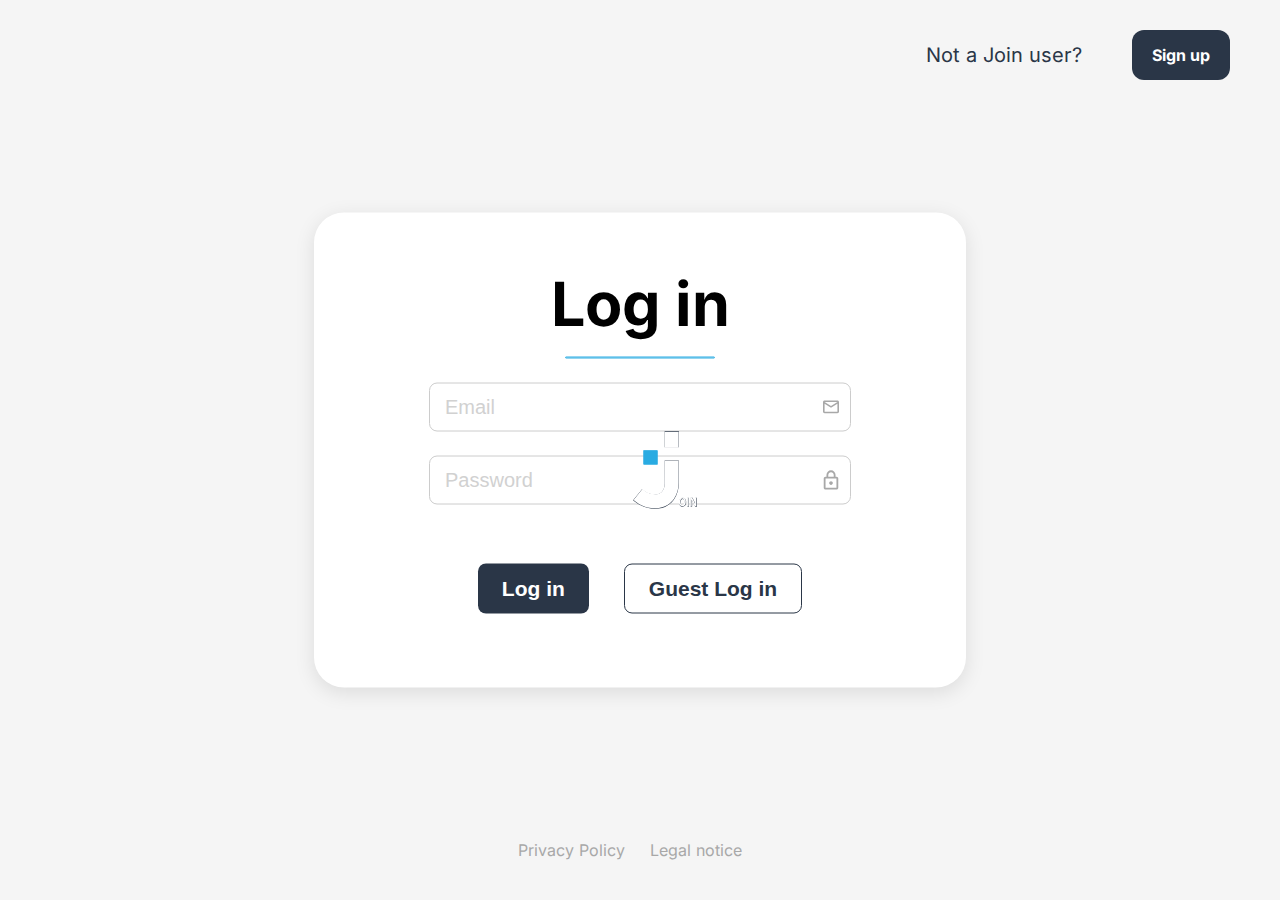
<file: index.html>
<!DOCTYPE html>
<html lang="en">

<head>
    <meta charset="UTF-8">
    <meta name="viewport" content="width=device-width, initial-scale=1.0">

    <link rel="icon" type="image/png" href="assets/img/favicon.svg">
    <link rel="stylesheet" href="./style/login.css">
    <link rel="stylesheet" href="./style/loginMobile.css">
    <link rel="stylesheet" href="./assets/fonts/fonts.css">

    <script src="./js/join.js"></script>
    <script src="./js/login.js"></script>
    <script src="./js/database.js"></script>
    <script src="./js/logout.js"></script>
    <script src="./js/board.js"></script>
    <script src="./js/contacts.js"></script>

    <title>Login</title>
</head>

<body>

    <!-- to cover display in landscape mode -->
    <div id="orientation-overlay">
        Bitte drehe dein Gerät ins Hochformat! <br>
        Please rotate your device to portrait mode!
    </div>

    <img class="join-logo animated-logo" src="./assets/img/join.svg" alt="Join Logo">
    <img class="join-logo animated-logo_mobile" src="./assets/img/joinLogo.svg" alt="Join Logo">

    <div id="login-overlay" class="login-overlay">
        <div class="not_a_user" id="not_a_user">
            <span class="not_join_user">Not a Join user?</span>
            <span class="signup-btn" onclick="showSignupForm()">Sign up</span>
        </div>

        <div class="login-container" id="login-form">
            <form onsubmit="startLogin(event)">
                <div class="login-box">
                    <h1>Log in</h1>
                    <div class="underline_blue"></div>

                    <div class="input-group">
                        <input type="text" id="login-email" name="email" placeholder="Email" autocomplete="username">
                        <span class="icon"><img src="assets/img/mail.svg" alt=""></span>
                    </div>

                    <!-- password section Login page -->
                    <section class="input-group">
                        <input onkeydown="hideLockIcon()" type="password" id="myPassword" value="" name="password"
                            placeholder="Password" autocomplete="current-password">

                        <span id="lock-icon" class="icon"><img src="assets/img/lock.svg" alt="lock-icon"></span>

                        <span id="visibility-off-icon" onclick="showHideLogInPassword()" class="visibility-icon d-none">
                            <img src="assets/img/visibility_off.svg" alt="visibility-off-icon"></span>

                        <span id="visibility-icon" onclick="showHideLogInPassword(), changeIcons()"
                            class="visibility-icon d-none">
                            <img src="assets/img/visibility.svg" alt="visibility-icon"></span>
                        <div class="invalidLoginTxt d-none" id="invalidLoginTxt"><a
                                style="text-decoration: none;cursor:default;">Check your email and password. Please
                                try again.</a></div>
                    </section>

                    <div class="buttons">
                        <form>
                            <button type="submit" class="login-btn">Log in</button>
                        </form>
                        <button onclick="guestLogin()" class="guest-login-btn">Guest Log in</button>
                    </div>
                </div>
            </form>
        </div>

        <footer>
            <div class="for_mobile d-none">
                <div id="for_mobile">
                    <span class="not_join_user">Not a Join user?</span>
                    <span class="signup-btn" onclick="showSignupForm()">Sign up</span>
                </div>
            </div>

            <div class="footer-gap">
                <a href="./policyExternalPage.html" target="_blank">Privacy Policy</a>
                <a href="./legalNoticeExternal.html" target="_blank">Legal notice</a>
            </div>
        </footer>
    </div>

    <!-- Sign Up form (Initially hidden) -->
    <div class="login-container d-none" id="signup-form">
        <form onsubmit="startRegistration(event)">
            <div class="sign-up-container">

                <div class="signup-btn-arrow">
                    <div class="arrow-blue">
                        <img class="step_back_arrow" onclick="hideSignupForm()" src="assets/img/arrow-left-line.svg"
                            alt="">
                    </div>
                    <span>
                        <h1>Sign up</h1>
                    </span>
                </div>

                <div class="underline_blue"></div>

                <div class="input-group display-flex ">
                    <input type="text" id="name" name="name" placeholder="Name" autocomplete="username">
                    <span class="icon"><img src="assets/img/person.svg" alt=""></span>
                    <span class="inputInvalidText d-none" id="nameToShort">Name to short, needs at least 4
                        characters</span>
                </div>

                <div class="input-group display-flex">
                    <input type="text" id="email" name="email" placeholder="Email" autocomplete="email">
                    <span class="icon"><img src="assets/img/mail.svg" alt=""></span>
                    <span class="inputInvalidText d-none" id="emailInvalid">Please enter a valid email</span>
                    <span class="inputInvalidText d-none" id="emailExsists">Email already exists</span>
                </div>

                <!-- password section -->
                <section class="input-group">
                    <div>
                        <input onkeydown="hideLockIconSignUpForm()" type="password" id="mypassword" value=""
                            name="password" placeholder="Password" minlength="4" autocomplete="new-password">

                        <span id="next-lock-icon" class="icon"><img src="assets/img/lock.svg" alt="lock-icon"></span>

                        <span id="next-visibility-off-icon" onclick="showHideSignUpPassword()"
                            class="visibility-icon d-none">
                            <img src="assets/img/visibility_off.svg" alt="visibility-off-icon"></span>

                        <span id="next-visibility-icon" onclick="showHideSignUpPassword(), changeIconsSignUpForm()"
                            class="visibility-icon d-none">
                            <img src="assets/img/visibility.svg" alt="visibility-icon"></span>
                    </div>
                </section>

                <!-- confirm password section -->
                <section class="input-group">

                    <div>
                        <input onkeydown="hideLockIconConfirm()" type="password" id="confirmPassword"
                            placeholder="Confirm Password" minlength="4" autocomplete="new-password">

                        <span id="thirth-lock-icon" class="icon"><img src="assets/img/lock.svg" alt=""></span>

                        <span id="thirth-visibility-off-icon" onclick="showHideConfirmPassword()"
                            class="visibility-icon d-none">
                            <img src="assets/img/visibility_off.svg" alt="visibility-off-icon"></span>

                        <span id="thirth-visibility-icon" onclick="showHideConfirmPassword(), changeIconsConfirm()"
                            class="visibility-icon d-none">
                            <img src="assets/img/visibility.svg" alt="visibility-icon"></span>
                    </div>

                    <span class="inputInvalidText d-none" id="passwordsDontMatch">Your passwords don't match. Please
                        try again.</span>
                    <span class="inputInvalidText d-none" id="passwortToShort">Your password is to short, use at
                        least 4 characters.</span>

                </section>

                <!--- checkbox container --->
                <div class="checkbox-container">
                    <div class="checkbox-group display-flex flex-column">
                        <div>
                            <input type="checkbox" id="accept-checkbox" name="checkbox">
                            <span for="privacy-policy" style="color: #A8A8A8; padding-left: 5px;">I accept the
                                <a style="color: #29ABE2;" target="_blank" href="./policyExternalPage.html">Privacy
                                    policy</a>
                            </span>
                        </div>
                        <span class="policyCheckBox d-none" id="policyCheckBox">Please accept the
                            privacy-policy</span>
                    </div>

                    <div class="buttons">
                        <button class="login-btn" type="submit" id="signup-button">Sign up</button>
                    </div>
                </div>
            </div>
        </form>
    </div>

    <!-- Pop Up "Signed Up" (Initially hidden) -->
    <div class="pop-up-bg d-none" id="pop-up-bg">
        <div class="moving-sign animation">
            <span>You Signed Up successfully</span>
        </div>
    </div>


    <!-- For checking if landscape mode active -->
    <script>
        document.addEventListener("DOMContentLoaded", function () {
            const overlay = document.getElementById("orientation-overlay");

            function checkOrientation() {
                const isMobile = window.innerWidth <= 950;
                const isLandscape = window.matchMedia("(orientation: landscape)").matches;

                if (isMobile && isLandscape) {
                    overlay.classList.add("active");
                } else {
                    overlay.classList.remove("active");
                }
            }

            checkOrientation();
            window.addEventListener("resize", checkOrientation);
            window.addEventListener("orientationchange", checkOrientation);
        });
    </script>
</body>

</html>
</file>
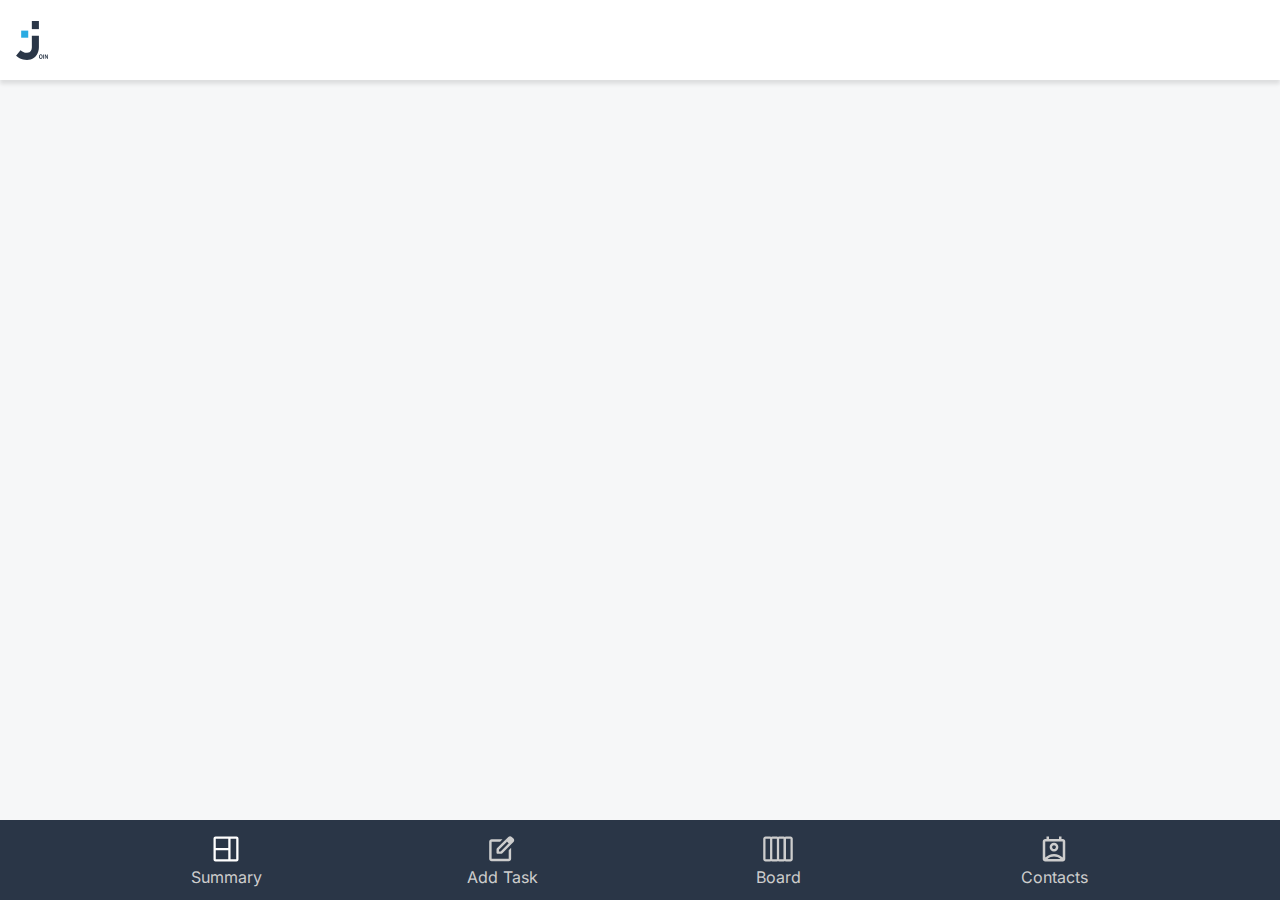
<file: addtask.html>
<!DOCTYPE html>
<html lang="en">

<head>
    <meta charset="UTF-8">
    <meta name="viewport" content="width=device-width, initial-scale=1.0">

    <script src="./js/board.js"></script>
    <script src="./js/database.js"></script>
    <script src="./assets/templates/board_templates.js"></script>
    <script src="./assets/templates/add_task_template.js"></script>
    <script src="./assets/templates/help_template.js"></script>
    <script src="./assets/templates/drop_down_box_template.js"></script>
    <script src="./js/addtask.js"></script>
    <script src="./js/join.js"></script>
    <script src="./js/logout.js"></script>

    <link rel="icon" type="image/png" href="./assets/img/favicon.svg">
    <link rel="stylesheet" href="./assets/fonts/fonts.css">
    <link rel="stylesheet" href="./style/task.css">
    <link rel="stylesheet" href="./style/taskInputs.css">
    <link rel="stylesheet" href="./style/taskMobile.css">
    <link rel="stylesheet" href="./style/sideBar_header.css">
    <link rel="stylesheet" href="./style/drop_down_box.css">
    <link rel="stylesheet" href="./style/help.css">
    <link rel="stylesheet" href="./style/navBarMobile.css">
    <script src="./js/navigation.js"></script>

    <title>Join</title>
</head>

<body onload="openAddTaskPage()">

    <div w3-include-html="./assets/templates/desktop_template.html"></div>
    <div w3-include-html="./assets/templates/mobile_template.html"></div>

    <div class="addTaskContent" id="contentMainPageSite"></div>

</body>

<script>
    includeHTML();
</script>

</html>
</file>
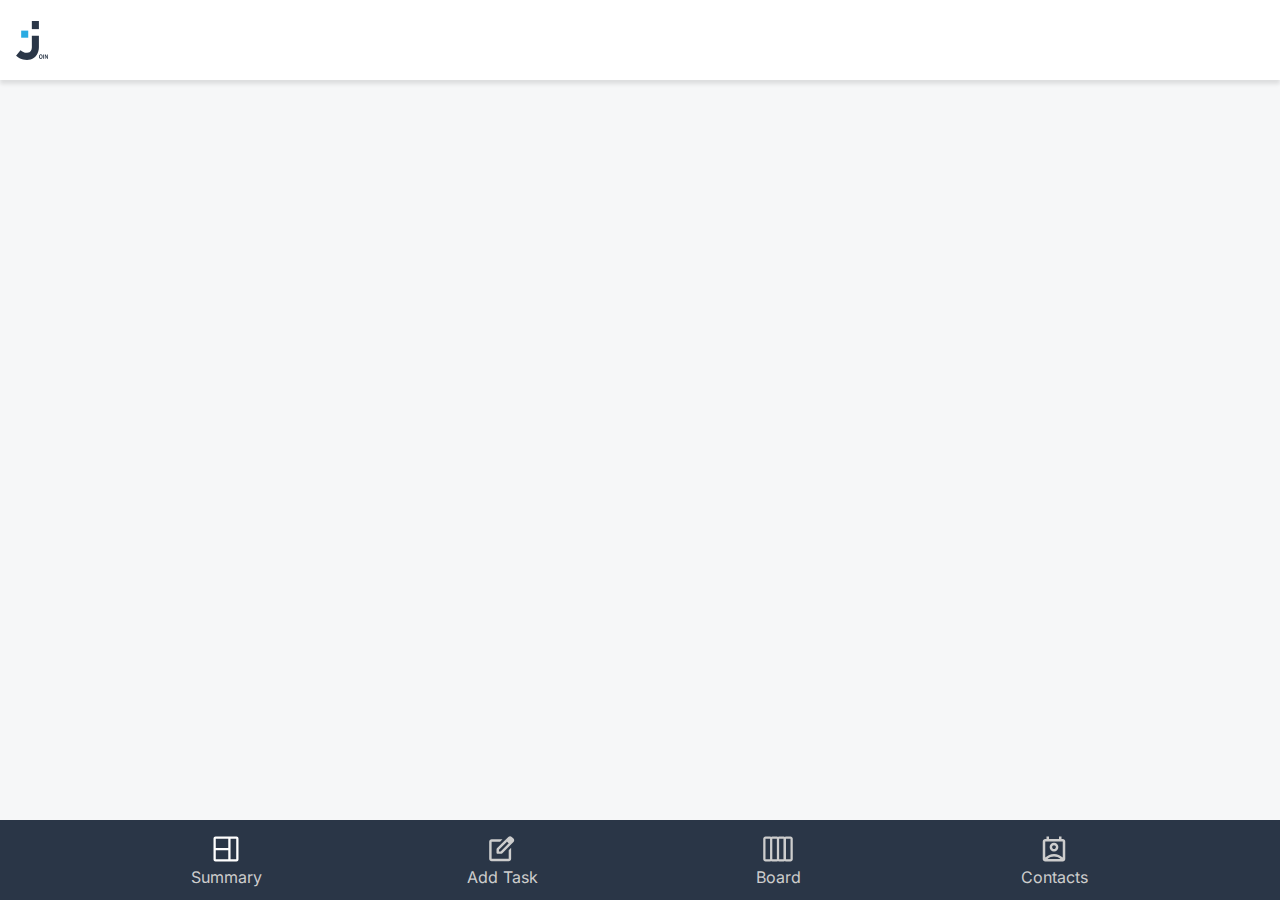
<file: board.html>
<!DOCTYPE html>
<html lang="en">

<head>
    <meta charset="UTF-8">
    <meta name="viewport" content="width=device-width, initial-scale=1.0">

    <link rel="icon" type="image/png" href="./assets/img/favicon.svg">
    <link rel="stylesheet" href="./assets/fonts/fonts.css">
    <link rel="stylesheet" href="./style/task.css">
    <link rel="stylesheet" href="./style/taskMobile.css">
    <link rel="stylesheet" href="./style/taskInputs.css">
    <link rel="stylesheet" href="./style/sideBar_header.css">
    <link rel="stylesheet" href="./style/board.css">
    <link rel="stylesheet" href="./style/boardInfo.css">
    <link rel="stylesheet" href="./style/boardMobile.css">
    <link rel="stylesheet" href="./style/help.css">
    <link rel="stylesheet" href="./style/drop_down_box.css">
    <link rel="stylesheet" href="./style/navBarMobile.css">
    <link rel="stylesheet" href="./style/user_story.css">
    <script src="./js/navigation.js"></script>

    <script src="./js/board.js"></script>
    <script src="./js/boardHtml.js"></script>
    <script src="./js/boardMoveTaskMobile.js"></script>
    <script src="./js/database.js"></script>
    <script src="./assets/templates/board_templates.js"></script>
    <script src="./assets/templates/help_template.js"></script>
    <script src="./assets/templates/drop_down_box_template.js"></script>
    <script src="./assets/templates/add_task_template.js"></script>
    <script src="./js/addtask.js"></script>
    <script src="./js/join.js"></script>
    <script src="./js/contacts.js"></script>
    <script src="./js/logout.js"></script>

    <title>Join</title>
</head>

<body onload="openBoardPage()">

    <!-- to cover display in landscape mode -->
    <div id="orientation-overlay">
        Bitte drehe dein Gerät ins Hochformat! <br>
        Please rotate your device to portrait mode!
    </div>

    <div class="mainPage">

        <div w3-include-html="./assets/templates/desktop_template.html"></div>
        <div w3-include-html="./assets/templates/mobile_template.html"></div>

        <div class="contentMainPage" id="contentMainPageSite"></div>

        <div id="boardEditTaskOverlay" class="boardEditTaskOverlay"
            onclick="closeOpenTaskOverlay('boardEditTaskOverlay', 'boardEditTaskContainer')">
        </div>

        <div id="boardAddTaskOverlay" class="boardAddTaskOverlay">
            <div id="boardAddTaskContainer" class="boardAddTaskContainer  fly-in">
                <div class="boardAddTaskHeadlineContainer">
                    <div>
                        <a onclick="closeOverlay('boardAddTaskOverlay', 'boardAddTaskContainer')"
                            class="addTaskCloseSign cursor"></a>
                    </div>
                </div>
                <div id="boardAddTaskForm"></div>
            </div>
        </div>

    </div>

    <!-- For checking if landscape mode active -->
    <script>
        document.addEventListener("DOMContentLoaded", function () {
            const overlay = document.getElementById("orientation-overlay");

            function checkOrientation() {
                const isMobile = window.innerWidth <= 950;
                const isLandscape = window.matchMedia("(orientation: landscape)").matches;

                if (isMobile && isLandscape) {
                    overlay.classList.add("active");
                } else {
                    overlay.classList.remove("active");
                }
            }

            checkOrientation();
            window.addEventListener("resize", checkOrientation);
            window.addEventListener("orientationchange", checkOrientation);
        });
    </script>
</body>

<script>
    includeHTML();
</script>

</html>
</file>
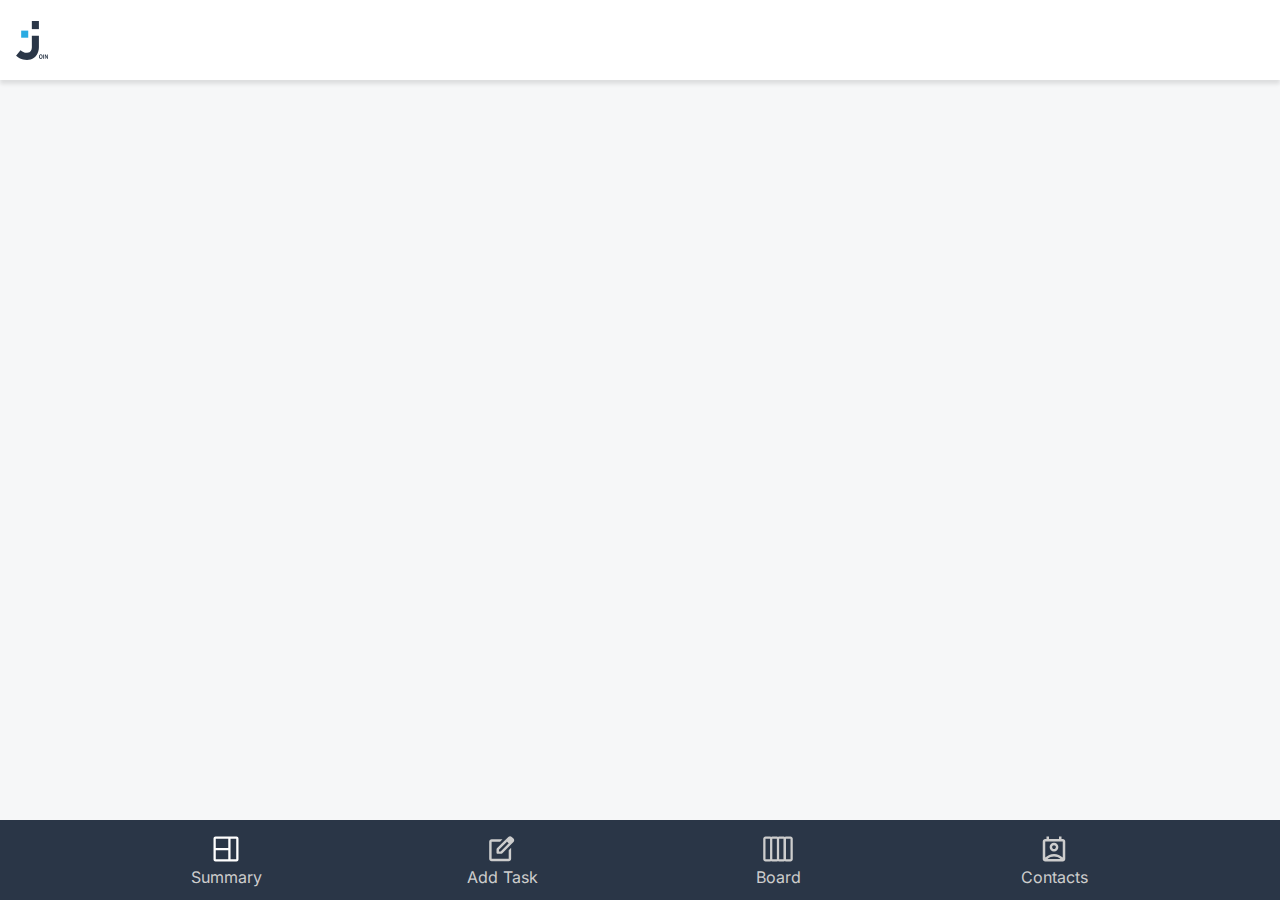
<file: contacts.html>
<!DOCTYPE html>
<html lang="en">

<head>
    <meta charset="UTF-8">
    <meta name="viewport" content="width=device-width, initial-scale=1.0">

    <script src="./js/board.js"></script>
    <script src="./js/database.js"></script>
    <script src="./assets/templates/board_templates.js"></script>
    <script src="./assets/templates/contacts_template.js"></script>
    <script src="./assets/templates/help_template.js"></script>
    <script src="./assets/templates/drop_down_box_template.js"></script>
    <script src="./js/contacts.js"></script>
    <script src="./js/join.js"></script>

    <link rel="icon" type="image/png" href="./assets/img/favicon.svg">
    <link rel="stylesheet" href="./assets/fonts/fonts.css">
    <link rel="stylesheet" href="./style/sideBar_header.css">
    <link rel="stylesheet" href="./style/contacts.css">
    <link rel="stylesheet" href="./style/contactsInfo.css">
    <link rel="stylesheet" href="./style/contactsMobile.css">
    <link rel="stylesheet" href="./style/help.css">
    <link rel="stylesheet" href="./style/drop_down_box.css">
    <link rel="stylesheet" href="./style/navBarMobile.css">
    <script src="./js/logout.js"></script>
    <script src="./js/navigation.js"></script>

    <title>Join</title>
</head>

<body onload="openContactsPage()">

    <!-- to cover display in landscape mode -->
    <div id="orientation-overlay">
        Bitte drehe dein Gerät ins Hochformat! <br>
        Please rotate your device to portrait mode!
    </div>

    <div class="mainPage">

        <div w3-include-html="./assets/templates/desktop_template.html"></div>
        <div w3-include-html="./assets/templates/mobile_template.html"></div>

        <div class="contentMainPage" id="contentMainPageSite"></div>

        <div class="addContactOverlay" id="addContactOverlay"
            onclick="closeOverlay('addContactOverlay', 'addContactContainer')">

            <!-- Add Contact Container fly-in -->
            <div id="addContactContainer" class="addContactContainer fly-in" onclick="event.stopPropagation()">

                <div class="addContactHeadline">
                    <img class="JoinLogoAddContact" src="./assets/img/joinLogo.svg">
                    <h1 class="addContact" style="margin: 0">Add contact</h1>
                    <p class="font-size-p-tag">Tasks are better with a team!</p>
                    <div class="addContactTitleUnderline"></div>
                </div>

                <!-- Form to fill-->
                <div class="addContactForm display-flex">

                    <div class="addContactUserIconDiv">
                        <img class="contactShortInfoIcon" src="./assets/img/unkownUser.svg">
                    </div>

                    <form id="contactForm" onsubmit="return addNewContact()">
                        <div style="display: flex; flex-direction: column;">
                            <div class="closeSignDiv">
                                <a onclick="closeOverlay('addContactOverlay', 'addContactContainer')"
                                    class="closeSign cursor"></a>
                            </div>

                            <div class="inputFieldsContact">
                                <div class="inputContactInfoContainer" id="inputName">
                                    <input type="text" placeholder="Name" class="inputContact" id="inputContactName"
                                        required>
                                    <img class="cursor" src="./assets/img/person.svg">
                                    <div class="invalidAddContactTxt d-none" id="invalidAddContactNameTxt"><a
                                            style="text-decoration: none;cursor:default;">Please enter a valid name,
                                            must have at least 4 letters</a></div>
                                </div>

                                <div class="inputContactInfoContainer" id="inputEmail">
                                    <input type="email" placeholder="Email" class="inputContact" id="inputContactEmail"
                                        required>
                                    <img class="cursor" src="./assets/img/mail.svg">
                                    <div class="invalidAddContactTxt d-none" id="invalidAddContactEmailTxt"><a
                                            style="text-decoration: none;cursor:default;">Please enter a valid email
                                            adress</a></div>
                                </div>

                                <div class="inputContactInfoContainer" id="inputPhone">
                                    <input type="text" placeholder="Phone" class="inputContact" id="inputContactPhone"
                                        required>
                                    <img class="cursor" src="./assets/img/phone.svg">
                                    <div class="invalidAddContactTxt d-none" id="invalidAddContactPhoneTxt"><a
                                            style="text-decoration: none;cursor:default;">Please enter a valid phone
                                            number e.g. +491234567</a></div>
                                </div>
                            </div>

                            <div class="actionButtonsAddContact">
                                <a onclick="closeOverlay('addContactOverlay', 'addContactContainer')"
                                    class="cancelBtn cursor"></a>
                                <a onclick="validateAndSubmitForm()" class="createContactBtn cursor"></a>
                            </div>
                        </div>
                    </form>
                </div>
            </div>
        </div>


        <!-- popUp, if contact created in desktop/mobile -->
        <div id="overlay_popup_contact_created" class="overlay_popup_contact_created d-none fly-in">
            <div id="popup" class="popup_contact_created">
                <span>Contact succesfully created</span>
            </div>
        </div>


        <div class="addContactOverlay" id="editContactOverlay">

            <!-- Edit Contact Container fly-in -->
            <div id="editContactContainer" class="addContactContainer fly-in">

                <div class="addContactHeadline">
                    <img class="JoinLogoAddContact" src="./assets/img/joinLogo.svg">
                    <h1 style="margin: 24px 0 0 0;">Edit contact</h1>
                    <div class="addContactTitleUnderline"></div>
                </div>

                <!-- Form to fill-->
                <div class="addContactForm display-flex">
                    <div class="addContactUserIconDiv">
                        <div id="userIconEditContactPage"></div>
                    </div>
                    <form id="editContactForm" onsubmit="return editNewContact()" class="mobileViewEditContactForm">
                        <div style="display: flex; flex-direction: column;">
                            <div class="closeSignDiv">
                                <a onclick="closeOverlay('editContactOverlay', 'editContactContainer')"
                                    class="closeSign cursor"></a>
                            </div>
                            <div class="inputFieldsContact">
                                <div class="inputContactInfoContainer" id="editInputName">
                                    <input type="text" placeholder="Name" class="inputContact" id="editInputContactName"
                                        required>
                                    <img class="cursor" src="./assets/img/person.svg">
                                    <div class="invalidAddContactTxt d-none" id="invalidEditContactNameTxt"><a
                                            style="text-decoration: none;cursor:default;">Please enter a valid name,
                                            must have at least 4 letters</a></div>
                                </div>
                                <div class="inputContactInfoContainer" id="editInputEmail">
                                    <input type="email" placeholder="Email" class="inputContact"
                                        id="editInputContactEmail" required>
                                    <img class="cursor" src="./assets/img/mail.svg">
                                    <div class="invalidAddContactTxt d-none" id="invalidEditContactEmailTxt"><a
                                            style="text-decoration: none;cursor:default;">Please enter a valid email
                                            adress</a></div>
                                </div>
                                <div class="inputContactInfoContainer" id="editInputPhone">
                                    <input type="text" placeholder="Phone" class="inputContact"
                                        id="editInputContactPhone" required>
                                    <img class="cursor" src="./assets/img/phone.svg">
                                    <div class="invalidAddContactTxt d-none" id="invalidEditContactPhoneTxt"><a
                                            style="text-decoration: none;cursor:default;">Please enter a valid phone
                                            number e.g. +491234567</a></div>
                                </div>
                            </div>
                            <div class="actionButtonsAddContact">
                                <a onclick="closeOverlay('editContactOverlay', 'editContactContainer')"
                                    class="cancelBtn cursor"></a>
                                <a id="validateAndSubmitEditForm" class="saveContactBtn cursor"></a>
                            </div>
                        </div>
                    </form>
                </div>
            </div>
        </div>

    </div>

    <!-- For checking if landscape mode active -->
    <script>
        document.addEventListener("DOMContentLoaded", function () {
            const overlay = document.getElementById("orientation-overlay");

            function checkOrientation() {
                const isMobile = window.innerWidth <= 950;
                const isLandscape = window.matchMedia("(orientation: landscape)").matches;

                if (isMobile && isLandscape) {
                    overlay.classList.add("active");
                } else {
                    overlay.classList.remove("active");
                }
            }

            checkOrientation();
            window.addEventListener("resize", checkOrientation);
            window.addEventListener("orientationchange", checkOrientation);
        });
    </script>
</body>

<script>
    includeHTML();
</script>

</html>
</file>
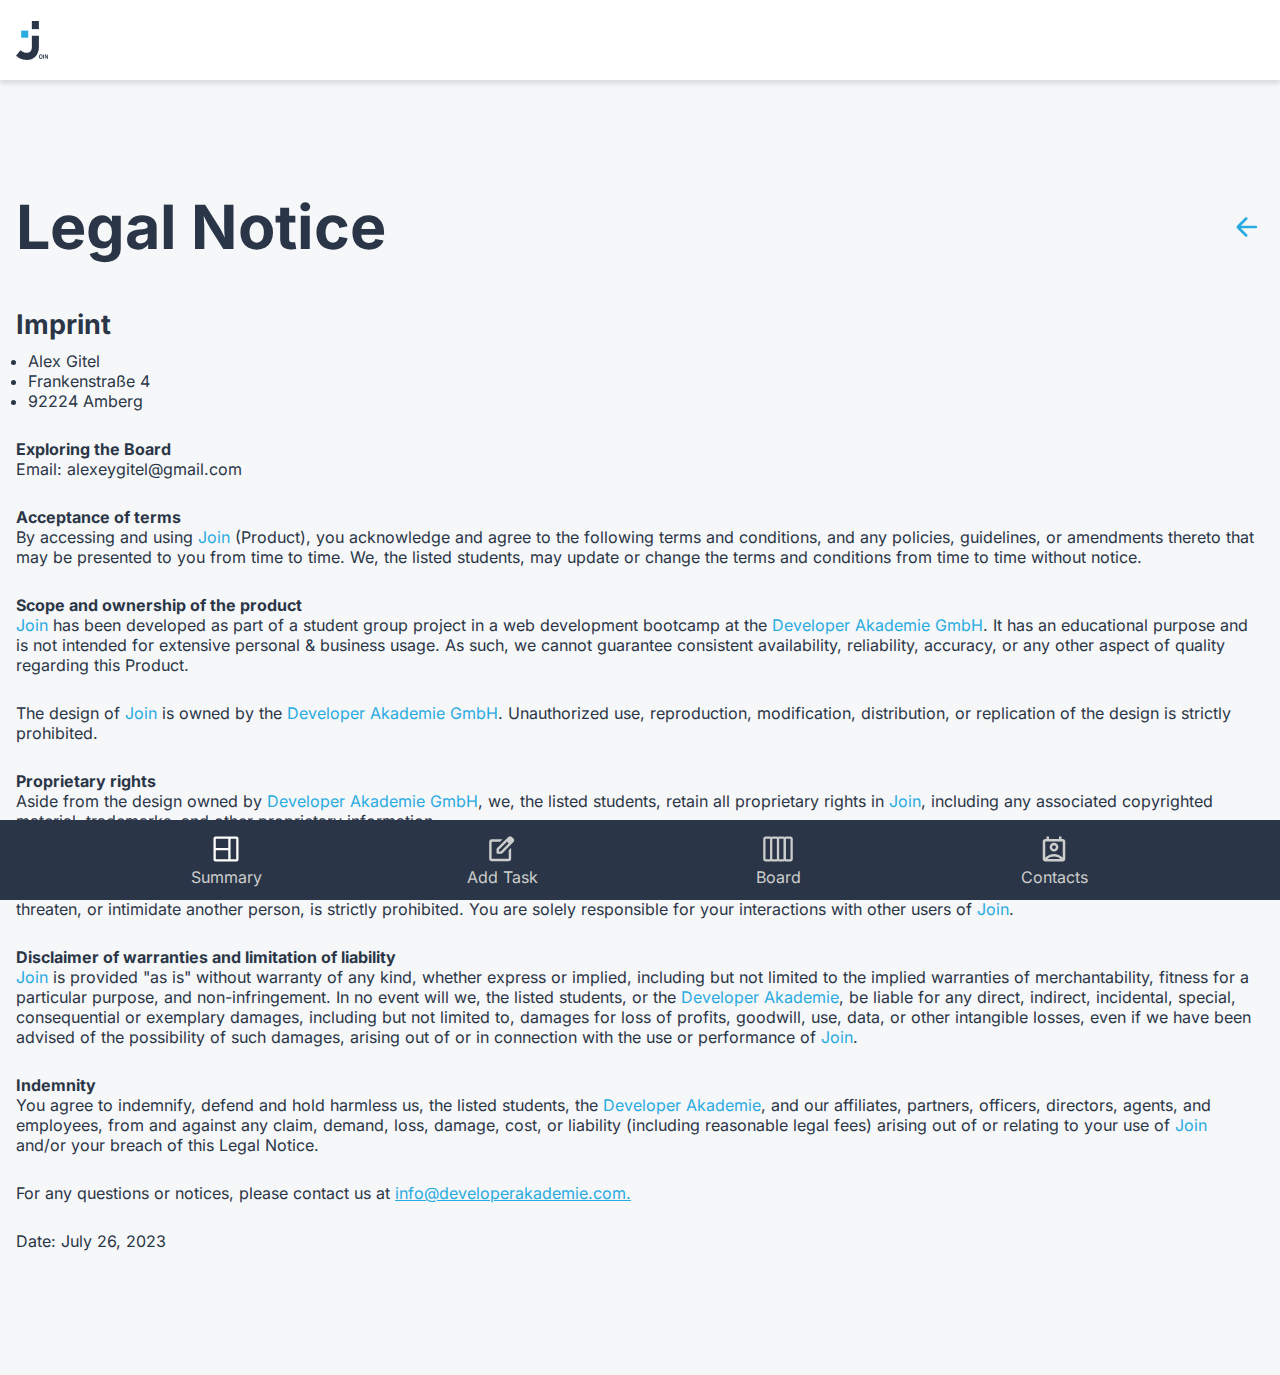
<file: legalNotice.html>
<!DOCTYPE html>
<html lang="en">

<head>
    <meta charset="UTF-8">
    <meta name="viewport" content="width=device-width, initial-scale=1.0">

    <link rel="icon" type="image/png" href="./assets/img/favicon.svg">
    <link rel="stylesheet" href="./assets/fonts/fonts.css">
    <link rel="stylesheet" href="./style/sideBar_header.css">
    <link rel="stylesheet" href="./style/policyLegal.css">
    <link rel="stylesheet" href="./style/navBarMobile.css">


    <script src="./js/join.js"></script>
    <script src="./js/logout.js"></script>

    <title>Join</title>
</head>

<body onload="openLegalPage()">

    <div w3-include-html="./assets/templates/desktop_template.html"></div>
    <div w3-include-html="./assets/templates/mobile_template.html"></div>

    <div id="contentMainPageSite" class="contentMainPage">
        <div class="infoPageContent">

            <div class="infoPageHeadlineContainer">
                <h1>Legal Notice</h1>
                <div class="step_back_arrow cursor">
                    <img onclick="goBack()" src="./assets/img/arrow.svg" alt="step_back_arrow">
                </div>
            </div>

            <div class="noticeText">

                <h3 style="padding-top: 14px;">Imprint</h3>
                <span style="margin: 0; padding-left: 12px;" class="text">
                    <li>Alex Gitel</li>
                    <li>Frankenstraße 4</li>
                    <li>92224 Amberg</li>
                </span>

                <h4>Exploring the Board</h4>
                <span class="text">Email: alexeygitel@gmail.com</span>

                <h4>Acceptance of terms</h4>
                <span class="text">
                    By accessing and using <span style="color: #29ABE2;">Join</span> (Product), you acknowledge and
                    agree to the following terms and conditions,
                    and any policies, guidelines, or amendments thereto that may be presented to you from time to time.
                    We, the listed students, may update or change the terms and conditions from time to time without
                    notice.
                </span>

                <h4>Scope and ownership of the product</h4>
                <span class="text">
                    <span style="color: #29ABE2;">Join</span> has been developed as part of a student group project
                    in a web development bootcamp at the <span style="color: #29ABE2;">Developer Akademie GmbH</span>.
                    It has an educational purpose and is not intended
                    for extensive personal & business usage. As such, we cannot guarantee consistent availability,
                    reliability, accuracy, or any other aspect of quality
                    regarding this Product.
                </span>

                <span class="text">
                    The design of <span style="color: #29ABE2;">Join</span> is owned by the <span
                        style="color: #29ABE2;">Developer Akademie GmbH</span>.
                    Unauthorized use, reproduction, modification, distribution, or replication of the design is strictly
                    prohibited.
                </span>

                <h4>Proprietary rights</h4>
                <span class="text">
                    Aside from the design owned by <span style="color: #29ABE2;">Developer Akademie GmbH</span>, we, the
                    listed students, retain all proprietary rights in
                    <span style="color: #29ABE2;">Join</span>, including any associated copyrighted material,
                    trademarks, and other proprietary information.
                </span>

                <h4>Use of the product</h4>
                <span class="text">
                    <span style="color: #29ABE2;">Join</span> is intended to be used for lawful purposes only, in
                    accordance with all applicable laws and regulations.
                    Any use of <span style="color: #29ABE2;">Join</span> for illegal activities, or to harass, harm,
                    threaten, or intimidate another person, is strictly
                    prohibited. You are solely responsible for your interactions with other users of <span
                        style="color: #29ABE2;">Join</span>.
                </span>

                <h4>Disclaimer of warranties and limitation of liability</h4>
                <span class="text">
                    <span style="color: #29ABE2;">Join</span> is provided "as is" without warranty of any kind, whether
                    express or implied, including but not limited to
                    the implied warranties of merchantability, fitness for a particular purpose, and non-infringement.
                    In no event will we, the listed students,
                    or the <span style="color: #29ABE2;">Developer Akademie</span>, be liable for any direct, indirect,
                    incidental, special, consequential or exemplary damages, including but not limited to,
                    damages for loss of profits, goodwill, use, data, or other intangible losses, even if we have been
                    advised of the possibility of such damages,
                    arising out of or in connection with the use or performance of <span
                        style="color: #29ABE2;">Join</span>.
                </span>

                <h4>Indemnity</h4>
                <span class="text">
                    You agree to indemnify, defend and hold harmless us, the listed students, the <span
                        style="color: #29ABE2;">Developer Akademie</span>, and our affiliates,
                    partners, officers, directors, agents, and employees, from and against any claim, demand, loss,
                    damage, cost, or liability (including reasonable legal fees) arising
                    out of or relating to your use of <span style="color: #29ABE2;">Join</span> and/or your breach of
                    this Legal Notice.
                </span>

                <span class="text">For any questions or notices, please contact us at <a class="cursor"
                        href="mailto:info@developerakademie.com">info@developerakademie.com.</a></span>
                <span class="text">Date: July 26, 2023</span>
            </div>
        </div>
    </div>
</body>

<script>
    includeHTML();
</script>

</html>
</file>
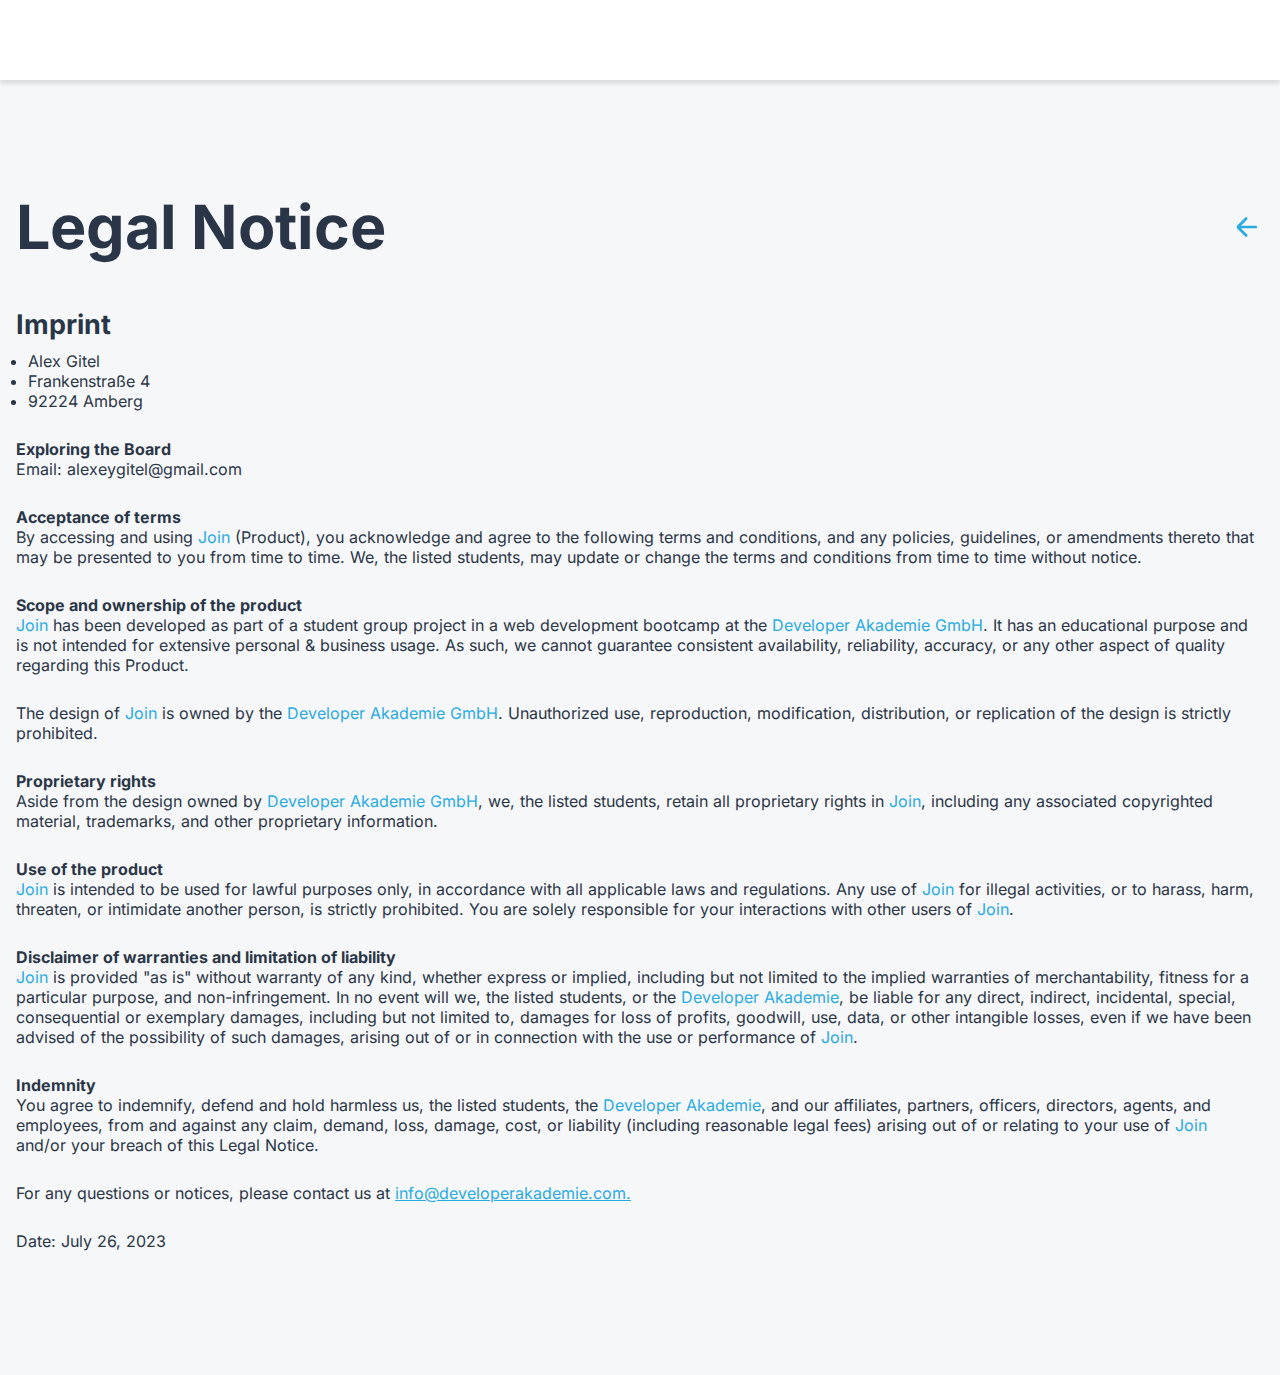
<file: legalNoticeExternal.html>
<!DOCTYPE html>
<html lang="en">

<head>
    <meta charset="UTF-8">
    <meta name="viewport" content="width=device-width, initial-scale=1.0">

    <link rel="icon" type="image/png" href="./assets/img/favicon.svg">
    <link rel="stylesheet" href="./assets/fonts/fonts.css">
    <link rel="stylesheet" href="./style/sideBar_header.css">
    <link rel="stylesheet" href="./style/policyLegal.css">
    <link rel="stylesheet" href="./style/navBarMobile.css">

    <script src="./js/join.js"></script>
    <script src="./assets/templates/legal_templates.js"></script>

    <title>Join</title>
</head>

<body onload="openLegalInNewTab()">

    <!-- TOP BAR -->
    <div class="topBar">
        <div class="headerText">Kanban Project Management Tool</div>
    </div>

    <!-- SIDEBAR -->
    <div class="sideBar">
        <div class="img_section_div">
            <img class="sideBarImg" src="./assets/img/joinLogo.svg">
        </div>

        <div class="sideBarLinksDiv">
            <a href="./policyExternalPage.html" class="cursor sideBarClickText sideBarLinks" id="policy_link">Privacy
                Policy</a>
            <a href="./legalNoticeExternal.html" class="cursor sideBarClickText sideBarLinks" id="legal_link">Legal
                notice</a>
        </div>
    </div>


    <!-- CONTENT  -->
    <div class="contentMainPage" id="contentMainPageSite">
        <div class="infoPageContent">

            <div class="infoPageHeadlineContainer">
                <h1>Legal Notice</h1>
                <div class="step_back_arrow cursor">
                    <img onclick="goBack()" src="./assets/img/arrow.svg" alt="step_back_arrow">
                </div>
            </div>

            <div class="noticeText">
                <h3 style="padding-top: 14px;">Imprint</h3>
                <span style="margin: 0; padding-left: 12px;" class="text">
                    <li>Alex Gitel</li>
                    <li>Frankenstraße 4</li>
                    <li>92224 Amberg</li>
                </span>

                <h4>Exploring the Board</h4>
                <span class="text">Email: alexeygitel@gmail.com</span>

                <h4>Acceptance of terms</h4>
                <span class="text">
                    By accessing and using <span style="color: #29ABE2;">Join</span> (Product), you acknowledge and
                    agree to the following terms and conditions,
                    and any policies, guidelines, or amendments thereto that may be presented to you from time to time.
                    We, the listed students, may update or change the terms and conditions from time to time without
                    notice.
                </span>

                <h4>Scope and ownership of the product</h4>
                <span class="text"><span style="color: #29ABE2;">Join</span> has been developed as part of a student
                    group project
                    in a web development bootcamp at the <span style="color: #29ABE2;">Developer Akademie GmbH</span>.
                    It has an educational purpose and is not intended
                    for extensive personal & business usage. As such, we cannot guarantee consistent availability,
                    reliability, accuracy, or any other aspect of quality
                    regarding this Product.
                </span>

                <span class="text">
                    The design of <span style="color: #29ABE2;">Join</span> is owned by the <span
                        style="color: #29ABE2;">Developer Akademie GmbH</span>.
                    Unauthorized use, reproduction, modification, distribution, or replication of the design is strictly
                    prohibited.
                </span>

                <h4>Proprietary rights</h4>
                <span class="text">
                    Aside from the design owned by <span style="color: #29ABE2;">Developer Akademie GmbH</span>, we, the
                    listed students, retain all proprietary rights in
                    <span style="color: #29ABE2;">Join</span>, including any associated copyrighted material,
                    trademarks, and other proprietary information.
                </span>

                <h4>Use of the product</h4>
                <span class="text"><span style="color: #29ABE2;">Join</span> is intended to be used for lawful purposes
                    only, in accordance with all applicable laws and regulations.
                    Any use of <span style="color: #29ABE2;">Join</span> for illegal activities, or to harass, harm,
                    threaten, or intimidate another person, is strictly
                    prohibited. You are solely responsible for your interactions with other users of <span
                        style="color: #29ABE2;">Join</span>.
                </span>

                <h4>Disclaimer of warranties and limitation of liability</h4>
                <span class="text"><span style="color: #29ABE2;">Join</span> is provided "as is" without warranty of any
                    kind, whether express or implied, including but not limited to
                    the implied warranties of merchantability, fitness for a particular purpose, and non-infringement.
                    In no event will we, the listed students,
                    or the <span style="color: #29ABE2;">Developer Akademie</span>, be liable for any direct, indirect,
                    incidental, special, consequential or exemplary damages, including but not limited to,
                    damages for loss of profits, goodwill, use, data, or other intangible losses, even if we have been
                    advised of the possibility of such damages,
                    arising out of or in connection with the use or performance of <span
                        style="color: #29ABE2;">Join</span>.
                </span>

                <h4>Indemnity</h4>
                <span class="text">
                    You agree to indemnify, defend and hold harmless us, the listed students, the <span
                        style="color: #29ABE2;">Developer Akademie</span>, and our affiliates,
                    partners, officers, directors, agents, and employees, from and against any claim, demand, loss,
                    damage, cost, or liability (including reasonable legal fees) arising
                    out of or relating to your use of <span style="color: #29ABE2;">Join</span> and/or your breach of
                    this Legal Notice.
                </span>

                <span class="text">For any questions or notices, please contact us at <a class="cursor"
                        href="mailto:info@developerakademie.com">info@developerakademie.com.</a></span>
                <span class="text">Date: July 26, 2023</span>
            </div>

        </div>
    </div>
</body>

</html>
</file>
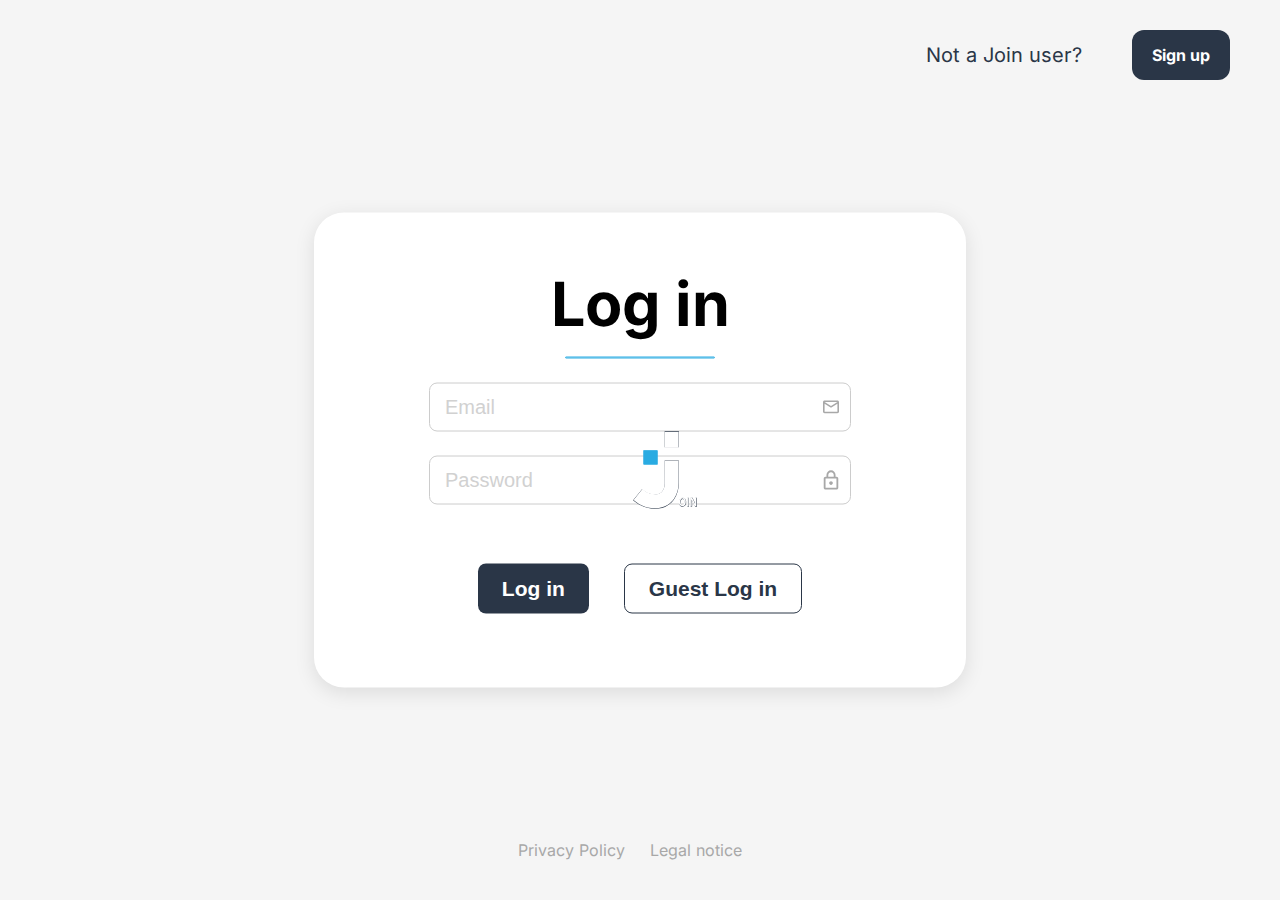
<file: login.html>
<!DOCTYPE html>
<html lang="en">

<head>
    <meta charset="UTF-8">
    <meta name="viewport" content="width=device-width, initial-scale=1.0">

    <link rel="icon" type="image/png" href="assets/img/favicon.svg">
    <link rel="stylesheet" href="./style/login.css">
    <link rel="stylesheet" href="./style/loginMobile.css">
    <link rel="stylesheet" href="./assets/fonts/fonts.css">

    <script src="./js/join.js"></script>
    <script src="./js/login.js"></script>
    <script src="./js/database.js"></script>
    <script src="./js/logout.js"></script>
    <script src="./js/board.js"></script>
    <script src="./js/contacts.js"></script>

    <title>Login</title>
</head>

<body>
    <img class="join-logo animated-logo" src="./assets/img/join.svg" alt="Join Logo">
    <img class="join-logo animated-logo_mobile" src="./assets/img/joinLogo.svg" alt="Join Logo">

    <div class="main-content" id="main-content">

        <div id="login-overlay">
            <div class="not_a_user" id="not_a_user">
                <span class="not_join_user">Not a Join user?</span>
                <span class="signup-btn" onclick="showSignupForm()">Sign up</span>
            </div>

            <div class="login-container" id="login-form">
                <form onsubmit="startLogin(event)">
                    <div class="login-box">
                        <h1>Log in</h1>
                        <div class="underline_blue"></div>

                        <div class="input-group">
                            <input type="text" id="login-email" name="email" placeholder="Email"
                                autocomplete="username">
                            <span class="icon"><img src="assets/img/mail.svg" alt=""></span>
                        </div>

                        <!-- password section Login page -->
                        <section class="input-group">
                            <input onkeydown="hideLockIcon()" type="password" id="myPassword" value="" name="password"
                                placeholder="Password" autocomplete="current-password">

                            <span id="lock-icon" class="icon"><img src="assets/img/lock.svg" alt="lock-icon"></span>

                            <span id="visibility-off-icon" onclick="showHideLogInPassword()"
                                class="visibility-icon d-none">
                                <img src="assets/img/visibility_off.svg" alt="visibility-off-icon"></span>

                            <span id="visibility-icon" onclick="showHideLogInPassword(), changeIcons()"
                                class="visibility-icon d-none">
                                <img src="assets/img/visibility.svg" alt="visibility-icon"></span>
                            <div class="invalidLoginTxt d-none" id="invalidLoginTxt"><a
                                    style="text-decoration: none;cursor:default;">Check your email and password. Please
                                    try again.</a></div>
                        </section>

                        <div class="buttons">
                            <form>
                                <button type="submit" class="login-btn">Log in</button>
                            </form>
                            <button onclick="guestLogin()" class="guest-login-btn">Guest Log in</button>
                        </div>
                    </div>
                </form>
            </div>
        </div>

        <footer>
            <div class="for_mobile d-none">
                <div id="for_mobile">
                    <span class="not_join_user">Not a Join user?</span>
                    <span class="signup-btn" onclick="showSignupForm()">Sign up</span>
                </div>
            </div>

            <div class="footer-gap">
                <a href="./policyExternalPage.html" target="_blank">Privacy Policy</a>
                <a href="./legalNoticeExternal.html" target="_blank">Legal notice</a>
            </div>
        </footer>

        <!-- Sign Up form (Initially hidden) -->
        <div class="login-container d-none" id="signup-form">
            <form onsubmit="startRegistration(event)">
                <div class="sign-up-container">

                    <div class="signup-btn-arrow">
                        <div class="arrow-blue">
                            <img class="step_back_arrow" onclick="hideSignupForm()" src="assets/img/arrow-left-line.svg"
                                alt="">
                        </div>
                        <span>
                            <h1>Sign up</h1>
                        </span>
                    </div>

                    <div class="underline_blue"></div>

                    <div class="input-group display-flex ">
                        <input type="text" id="name" name="name" placeholder="Name" autocomplete="username">
                        <span class="icon"><img src="assets/img/person.svg" alt=""></span>
                        <span class="inputInvalidText d-none" id="nameToShort">Name to short, needs at least 4
                            characters</span>
                    </div>

                    <div class="input-group display-flex">
                        <input type="text" id="email" name="email" placeholder="Email" autocomplete="email">
                        <span class="icon"><img src="assets/img/mail.svg" alt=""></span>
                        <span class="inputInvalidText d-none" id="emailInvalid">Please enter a valid email</span>
                        <span class="inputInvalidText d-none" id="emailExsists">Email already exists</span>
                    </div>

                    <!-- password section -->
                    <section class="input-group">
                        <div>
                            <input onkeydown="hideLockIconSignUpForm()" type="password" id="mypassword" value=""
                                name="password" placeholder="Password" minlength="4" autocomplete="new-password">

                            <span id="next-lock-icon" class="icon"><img src="assets/img/lock.svg"
                                    alt="lock-icon"></span>

                            <span id="next-visibility-off-icon" onclick="showHideSignUpPassword()"
                                class="visibility-icon d-none">
                                <img src="assets/img/visibility_off.svg" alt="visibility-off-icon"></span>

                            <span id="next-visibility-icon" onclick="showHideSignUpPassword(), changeIconsSignUpForm()"
                                class="visibility-icon d-none">
                                <img src="assets/img/visibility.svg" alt="visibility-icon"></span>
                        </div>
                    </section>

                    <!-- confirm password section -->
                    <section class="input-group">

                        <div>
                            <input onkeydown="hideLockIconConfirm()" type="password" id="confirmPassword"
                                placeholder="Confirm Password" minlength="4" autocomplete="new-password">

                            <span id="thirth-lock-icon" class="icon"><img src="assets/img/lock.svg" alt=""></span>

                            <span id="thirth-visibility-off-icon" onclick="showHideConfirmPassword()"
                                class="visibility-icon d-none">
                                <img src="assets/img/visibility_off.svg" alt="visibility-off-icon"></span>

                            <span id="thirth-visibility-icon" onclick="showHideConfirmPassword(), changeIconsConfirm()"
                                class="visibility-icon d-none">
                                <img src="assets/img/visibility.svg" alt="visibility-icon"></span>
                        </div>

                        <span class="inputInvalidText d-none" id="passwordsDontMatch">Your passwords don't match. Please
                            try again.</span>
                        <span class="inputInvalidText d-none" id="passwortToShort">Your password is to short, use at
                            least 4 characters.</span>

                    </section>

                    <!--- checkbox container --->
                    <div class="checkbox-container">
                        <div class="checkbox-group display-flex flex-column">
                            <div>
                                <input type="checkbox" id="accept-checkbox" name="checkbox">
                                <span for="privacy-policy" style="color: #A8A8A8; padding-left: 5px;">I accept the
                                    <a style="color: #29ABE2;" target="_blank" href="./policyExternalPage.html">Privacy
                                        policy</a>
                                </span>
                            </div>
                            <span class="policyCheckBox d-none" id="policyCheckBox">Please accept the
                                privacy-policy</span>
                        </div>

                        <div class="buttons">
                            <button class="login-btn" type="submit" id="signup-button">Sign up</button>
                        </div>
                    </div>
                </div>
            </form>
        </div>

        <!-- Pop Up "Signed Up" (Initially hidden) -->
        <div class="pop-up-bg d-none" id="pop-up-bg">
            <div class="moving-sign animation">
                <span>You Signed Up successfully</span>
            </div>
        </div>
    </div>
</body>

</html>
</file>
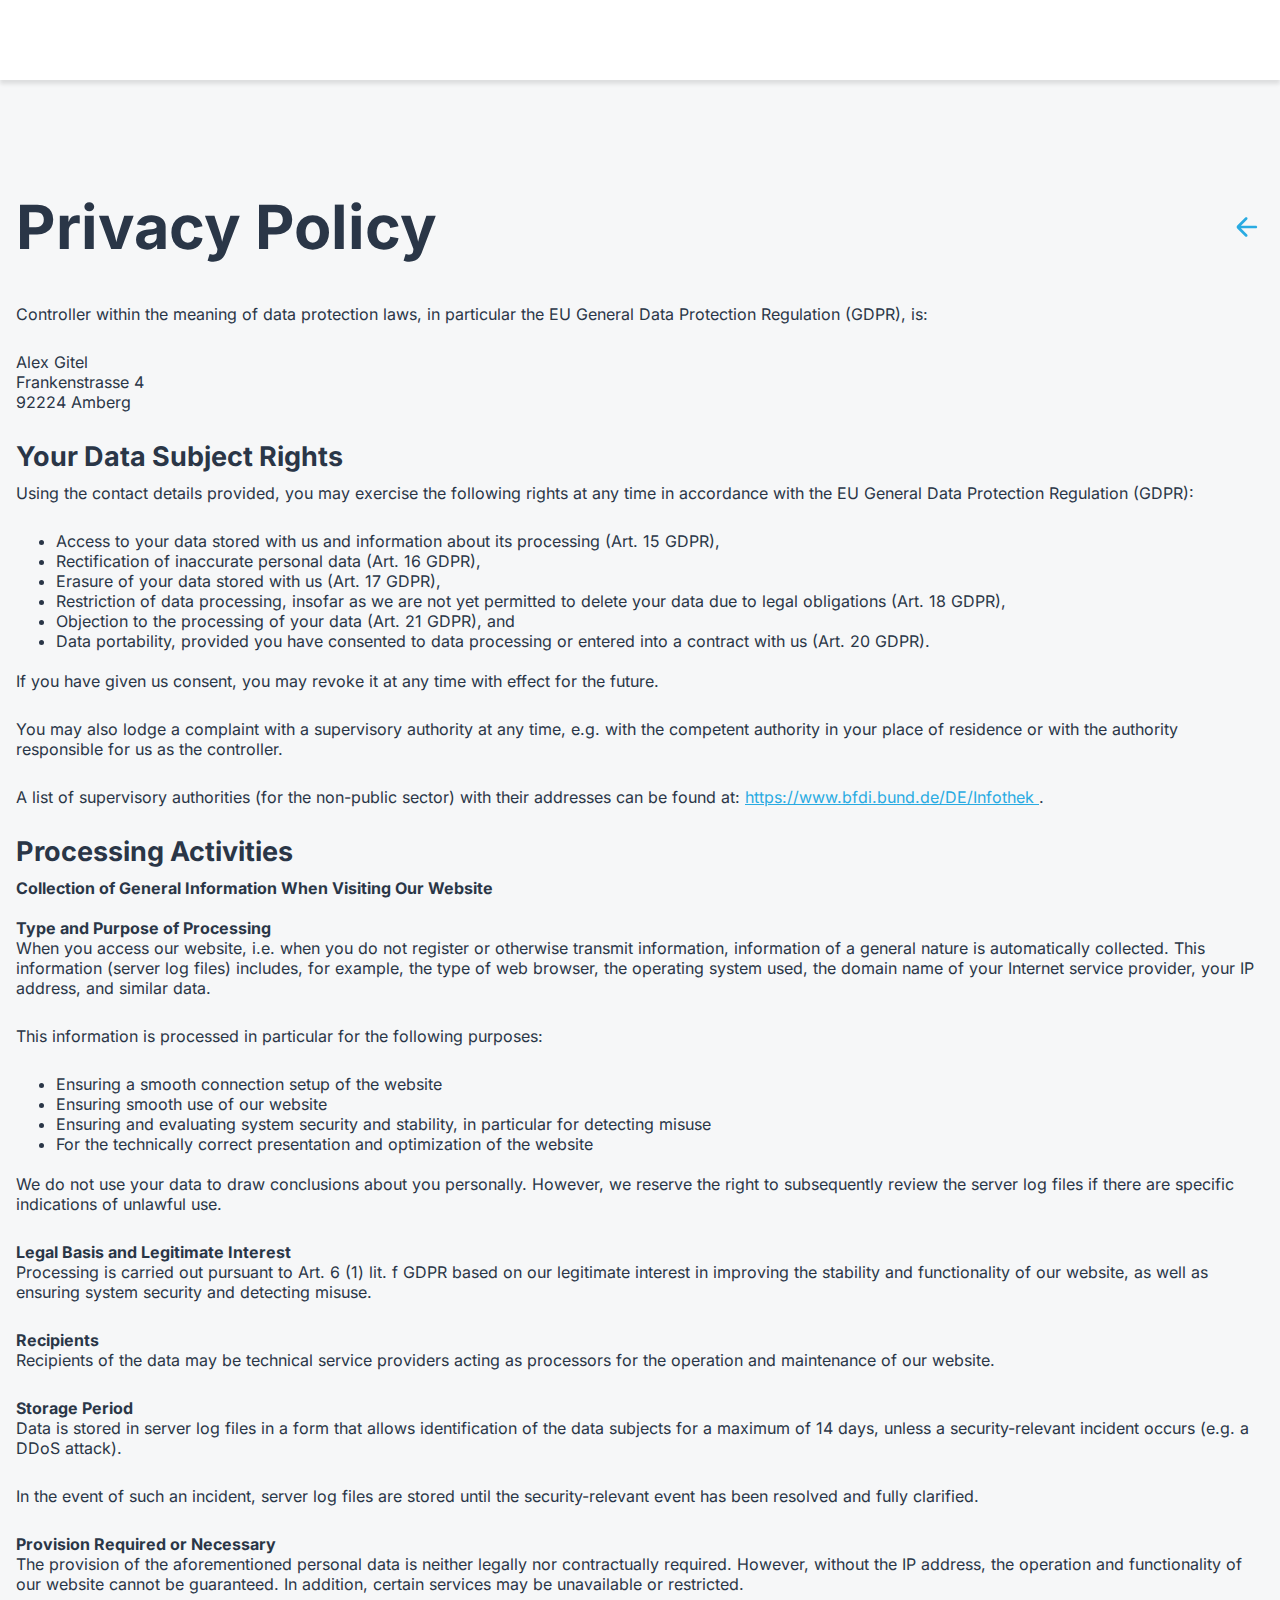
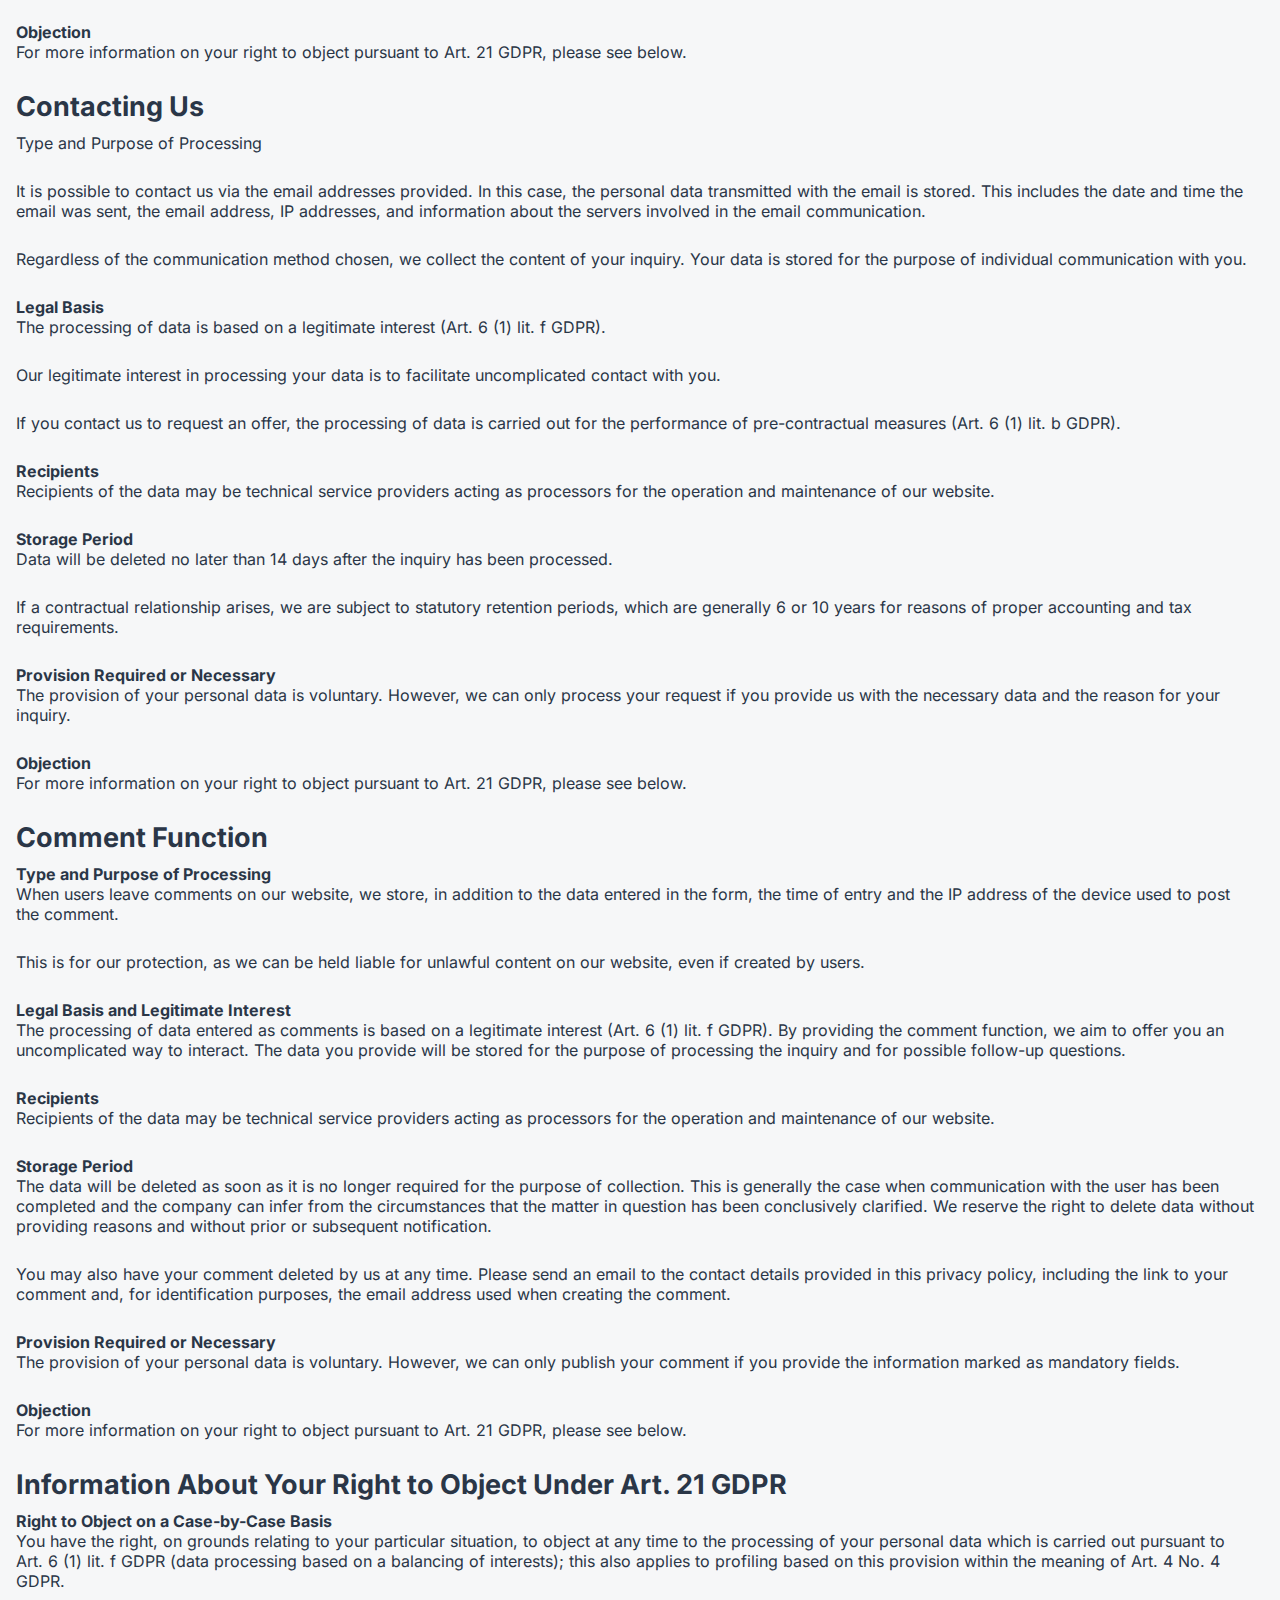
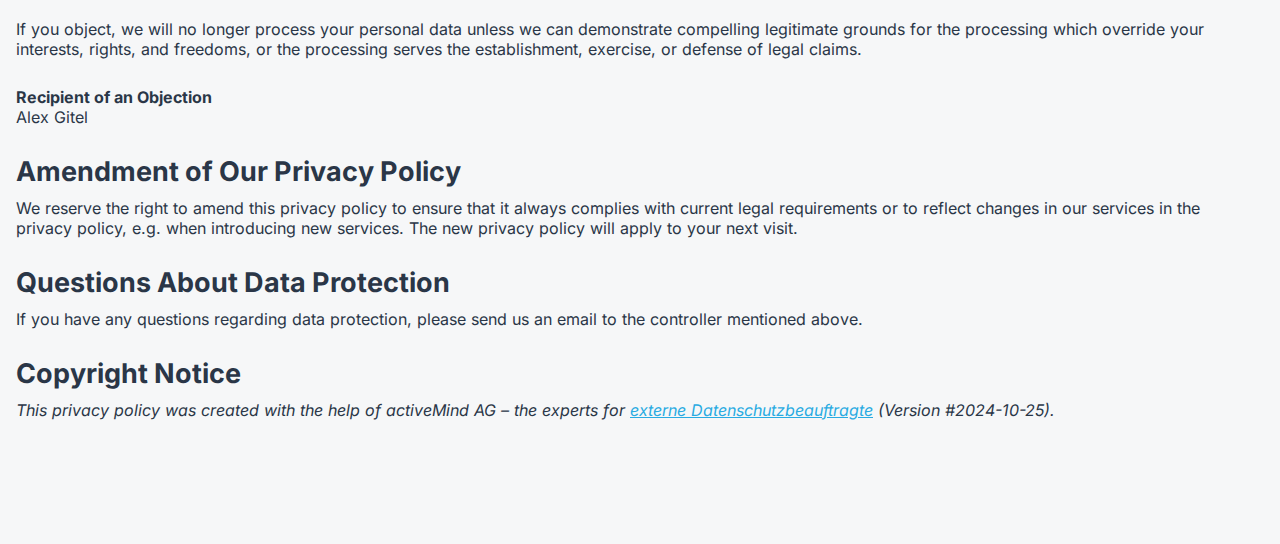
<file: policyExternalPage.html>
<!DOCTYPE html>
<html lang="en">

<head>
    <meta charset="UTF-8">
    <meta name="viewport" content="width=device-width, initial-scale=1.0">

    <link rel="icon" type="image/png" href="./assets/img/favicon.svg">
    <link rel="stylesheet" href="./assets/fonts/fonts.css">
    <link rel="stylesheet" href="./style/sideBar_header.css">
    <link rel="stylesheet" href="./style/policyLegal.css">
    <link rel="stylesheet" href="./style/navBarMobile.css">

    <script src="./js/navigation.js"></script>
    <script src="./js/join.js"></script>
    <script src="./assets/templates/privasy_template.js"></script>

    <title>Join</title>
</head>

<body onload="openPolicyInNewTab()">

    <!-- TOP BAR -->
    <div class="topBar">
        <div class="headerText">Kanban Project Management Tool</div>
    </div>

    <!-- SIDEBAR -->
    <div class="sideBar">
        <div class="img_section_div">
            <img class="sideBarImg" src="./assets/img/joinLogo.svg">
        </div>

        <div class="sideBarLinksDiv">
            <a href="./policyExternalPage.html" class="cursor sideBarClickText sideBarLinks" id="policy_link">Privacy
                Policy</a>
            <a href="./legalNoticeExternal.html" class="cursor sideBarClickText sideBarLinks" id="legal_link">Legal
                notice</a>
        </div>
    </div>


    <!-- CONTENT  -->
    <div id="contentMainPageSite" class="contentMainPage">
        <div class="infoPageContent">

            <div class="infoPageHeadlineContainer">
                <h1>Privacy Policy</h1>
                <div class="step_back_arrow cursor">
                    <img onclick="goBack()" src="./assets/img/arrow.svg" alt="step_back_arrow">
                </div>
            </div>

            <div class="textBlock">
                <p>Controller within the meaning of data protection laws, in particular the EU General Data Protection
                    Regulation (GDPR), is:</p>
                <p>Alex Gitel<br />
                    Frankenstrasse 4<br />
                    92224 Amberg</p>

                <h3>Your Data Subject Rights</h3>
                <p>Using the contact details provided, you may exercise the following rights at any time in accordance
                    with the EU General Data Protection Regulation (GDPR):</p>
                <ul>
                    <li>Access to your data stored with us and information about its processing (Art. 15 GDPR),</li>
                    <li>Rectification of inaccurate personal data (Art. 16 GDPR),</li>
                    <li>Erasure of your data stored with us (Art. 17 GDPR),</li>
                    <li>Restriction of data processing, insofar as we are not yet permitted to delete your data due to
                        legal obligations (Art. 18 GDPR),</li>
                    <li>Objection to the processing of your data (Art. 21 GDPR), and</li>
                    <li>Data portability, provided you have consented to data processing or entered into a contract with
                        us (Art. 20 GDPR).</li>
                </ul>
                <br>
                <p>If you have given us consent, you may revoke it at any time with effect for the future.</p>
                <p>You may also lodge a complaint with a supervisory authority at any time, e.g. with the competent
                    authority in your place of residence or with the authority responsible for us as the controller.</p>
                <p>A list of supervisory authorities (for the non-public sector) with their addresses can be found at:
                    <a href="https://www.bfdi.bund.de/DE/Infothek/Anschriften_Links/anschriften_links-node.html">
                        https://www.bfdi.bund.de/DE/Infothek
                    </a>.
                </p>

                <h3>Processing Activities</h3>
                <h4>Collection of General Information When Visiting Our Website</h4><br>

                <h4>Type and Purpose of Processing</h4>
                <p>When you access our website, i.e. when you do not register or otherwise transmit information,
                    information of a general nature is automatically collected. This information (server log files)
                    includes, for example, the type of web browser, the operating system used, the domain name of your
                    Internet service provider, your IP address, and similar data.</p>

                <p>This information is processed in particular for the following purposes:</p>
                <ul>
                    <li>Ensuring a smooth connection setup of the website</li>
                    <li>Ensuring smooth use of our website</li>
                    <li>Ensuring and evaluating system security and stability, in particular for detecting misuse</li>
                    <li>For the technically correct presentation and optimization of the website</li>
                </ul>
                <br>
                <p>We do not use your data to draw conclusions about you personally. However, we reserve the right to
                    subsequently review the server log files if there are specific indications of unlawful use.</p>

                <h4>Legal Basis and Legitimate Interest</h4>
                <p>Processing is carried out pursuant to Art. 6 (1) lit. f GDPR based on our legitimate interest in
                    improving the stability and functionality of our website, as well as ensuring system security and
                    detecting misuse.</p>

                <h4>Recipients</h4>
                <p>Recipients of the data may be technical service providers acting as processors for the operation and
                    maintenance of our website.</p>

                <h4>Storage Period</h4>
                <p>Data is stored in server log files in a form that allows identification of the data subjects for a
                    maximum of 14 days, unless a security-relevant incident occurs (e.g. a DDoS attack).</p>
                <p>In the event of such an incident, server log files are stored until the security-relevant event has
                    been resolved and fully clarified.</p>

                <h4>Provision Required or Necessary</h4>
                <p>The provision of the aforementioned personal data is neither legally nor contractually required.
                    However, without the IP address, the operation and functionality of our website cannot be
                    guaranteed. In addition, certain services may be unavailable or restricted.</p>

                <h4>Objection</h4>
                <p>For more information on your right to object pursuant to Art. 21 GDPR, please see below.</p>

                <h3>Contacting Us</h3>

                <p>Type and Purpose of Processing</p>
                <p>It is possible to contact us via the email addresses provided. In this case, the personal data
                    transmitted with the email is stored. This includes the date and time the email was sent, the email
                    address, IP addresses, and information about the servers involved in the email communication.</p>
                <p>Regardless of the communication method chosen, we collect the content of your inquiry. Your data is
                    stored for the purpose of individual communication with you.</p>

                <h4>Legal Basis</h4>
                <p>The processing of data is based on a legitimate interest (Art. 6 (1) lit. f GDPR).</p>
                <p>Our legitimate interest in processing your data is to facilitate uncomplicated contact with you.</p>
                <p>If you contact us to request an offer, the processing of data is carried out for the performance of
                    pre-contractual measures (Art. 6 (1) lit. b GDPR).</p>

                <h4>Recipients</h4>
                <p>Recipients of the data may be technical service providers acting as processors for the operation and
                    maintenance of our website.</p>

                <h4>Storage Period</h4>
                <p>Data will be deleted no later than 14 days after the inquiry has been processed.</p>
                <p>If a contractual relationship arises, we are subject to statutory retention periods, which are
                    generally 6 or 10 years for reasons of proper accounting and tax requirements.</p>

                <h4>Provision Required or Necessary</h4>
                <p>The provision of your personal data is voluntary. However, we can only process your request if you
                    provide us with the necessary data and the reason for your inquiry.</p>

                <h4>Objection</h4>
                <p>For more information on your right to object pursuant to Art. 21 GDPR, please see below.</p>

                <h3>Comment Function</h3>

                <h4>Type and Purpose of Processing</h4>
                <p>When users leave comments on our website, we store, in addition to the data entered in the form, the
                    time of entry and the IP address of the device used to post the comment.</p>
                <p>This is for our protection, as we can be held liable for unlawful content on our website, even if
                    created by users.</p>

                <h4>Legal Basis and Legitimate Interest</h4>
                <p>The processing of data entered as comments is based on a legitimate interest (Art. 6 (1) lit. f
                    GDPR). By providing the comment function, we aim to offer you an uncomplicated way to interact. The
                    data you provide will be stored for the purpose of processing the inquiry and for possible follow-up
                    questions.</p>

                <h4>Recipients</h4>
                <p>Recipients of the data may be technical service providers acting as processors for the operation and
                    maintenance of our website.</p>

                <h4>Storage Period</h4>
                <p>The data will be deleted as soon as it is no longer required for the purpose of collection. This is
                    generally the case when communication with the user has been completed and the company can infer
                    from the circumstances that the matter in question has been conclusively clarified. We reserve the
                    right to delete data without providing reasons and without prior or subsequent notification.</p>
                <p>You may also have your comment deleted by us at any time. Please send an email to the contact details
                    provided in this privacy policy, including the link to your comment and, for identification
                    purposes, the email address used when creating the comment.</p>

                <h4>Provision Required or Necessary</h4>
                <p>The provision of your personal data is voluntary. However, we can only publish your comment if you
                    provide the information marked as mandatory fields.</p>

                <h4>Objection</h4>
                <p>For more information on your right to object pursuant to Art. 21 GDPR, please see below.</p>

                <h3>Information About Your Right to Object Under Art. 21 GDPR</h3>
                <h4>Right to Object on a Case-by-Case Basis</h4>
                <p>You have the right, on grounds relating to your particular situation, to object at any time to the
                    processing of your personal data which is carried out pursuant to Art. 6 (1) lit. f GDPR (data
                    processing based on a balancing of interests); this also applies to profiling based on this
                    provision within the meaning of Art. 4 No. 4 GDPR.</p>
                <p>If you object, we will no longer process your personal data unless we can demonstrate compelling
                    legitimate grounds for the processing which override your interests, rights, and freedoms, or the
                    processing serves the establishment, exercise, or defense of legal claims.</p>

                <h4>Recipient of an Objection</h4>
                <p>Alex Gitel</p>

                <h3>Amendment of Our Privacy Policy</h3>
                <p>We reserve the right to amend this privacy policy to ensure that it always complies with current
                    legal requirements or to reflect changes in our services in the privacy policy, e.g. when
                    introducing new services. The new privacy policy will apply to your next visit.</p>

                <h3>Questions About Data Protection</h3>
                <p>If you have any questions regarding data protection, please send us an email to the controller
                    mentioned above.</p>

                <h3>Copyright Notice</h3>
                <p><em>This privacy policy was created with the help of activeMind AG – the experts for <a
                            href="https://www.activemind.de/datenschutz/datenschutzbeauftragter/" target="_blank"
                            rel="noopener dofollow">externe Datenschutzbeauftragte</a>
                        (Version #2024-10-25).</em></p>
            </div>

        </div>
    </div>

</body>

</html>
</file>
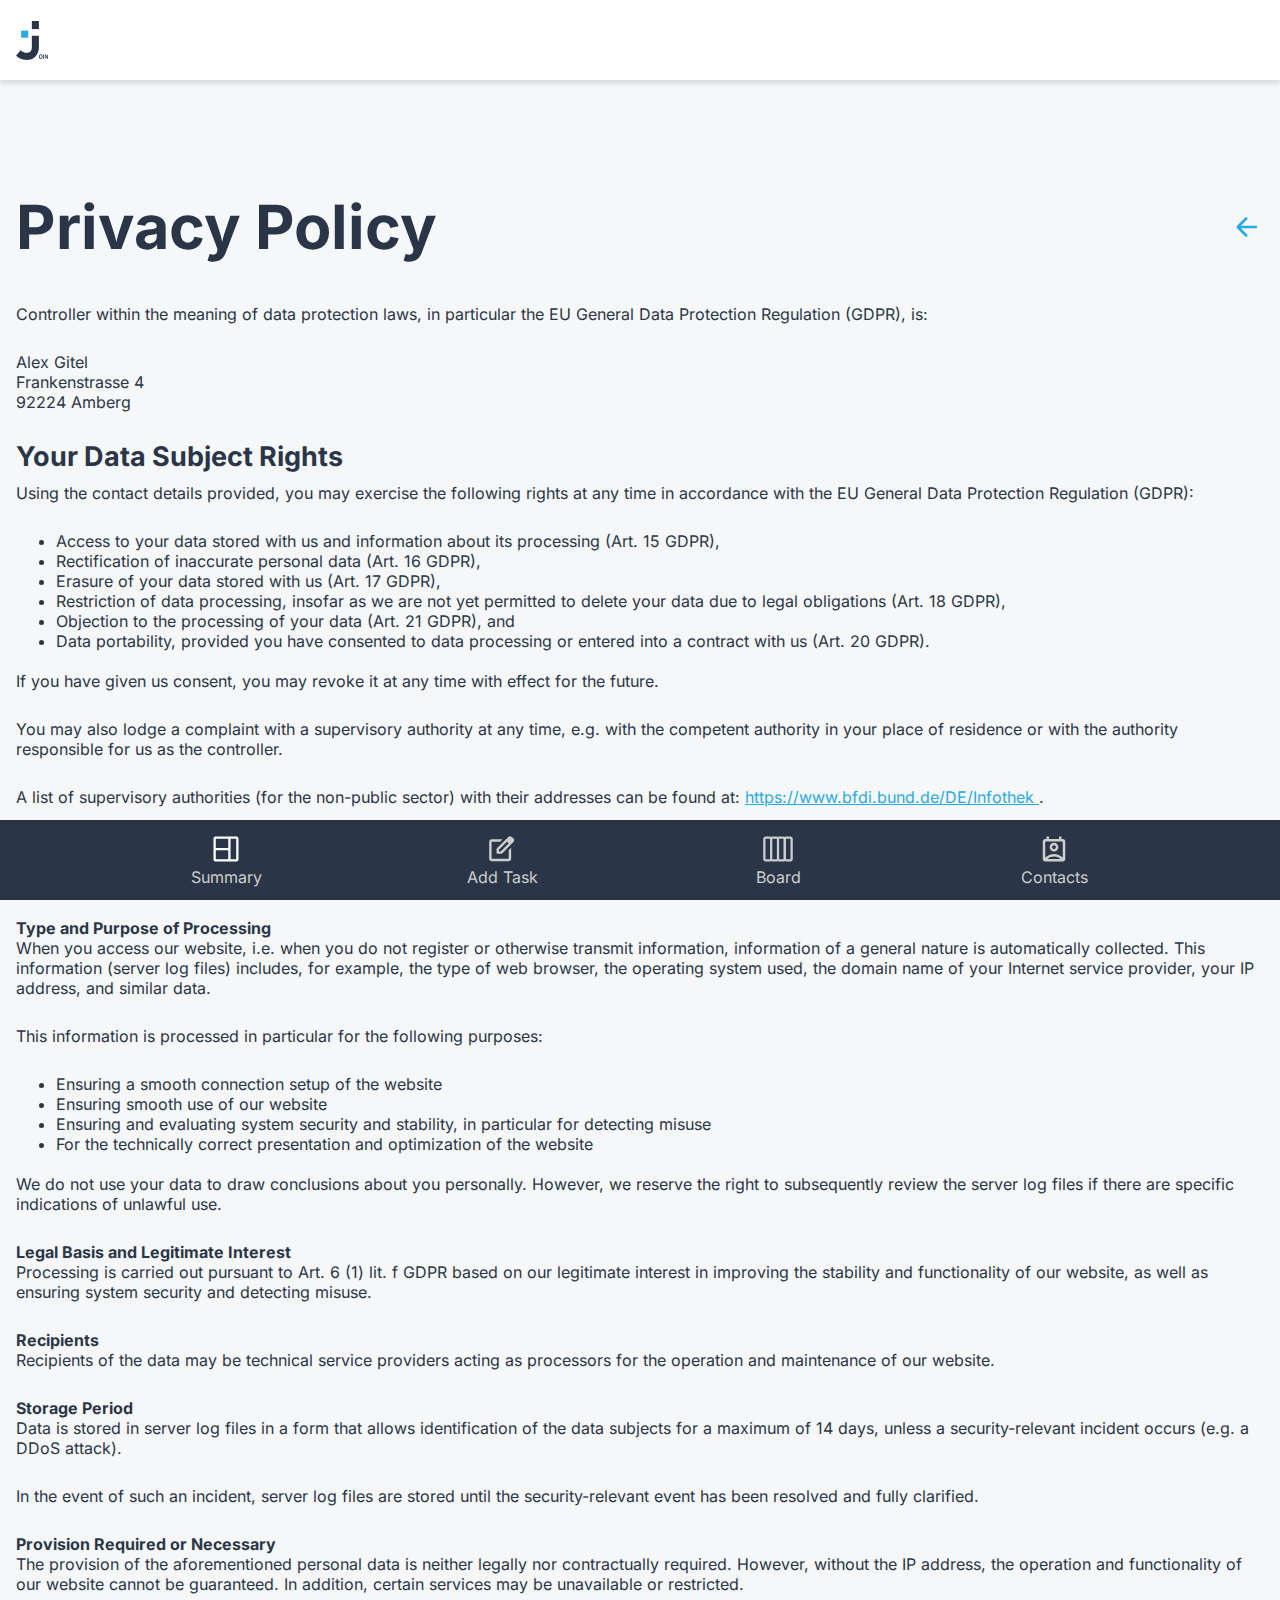
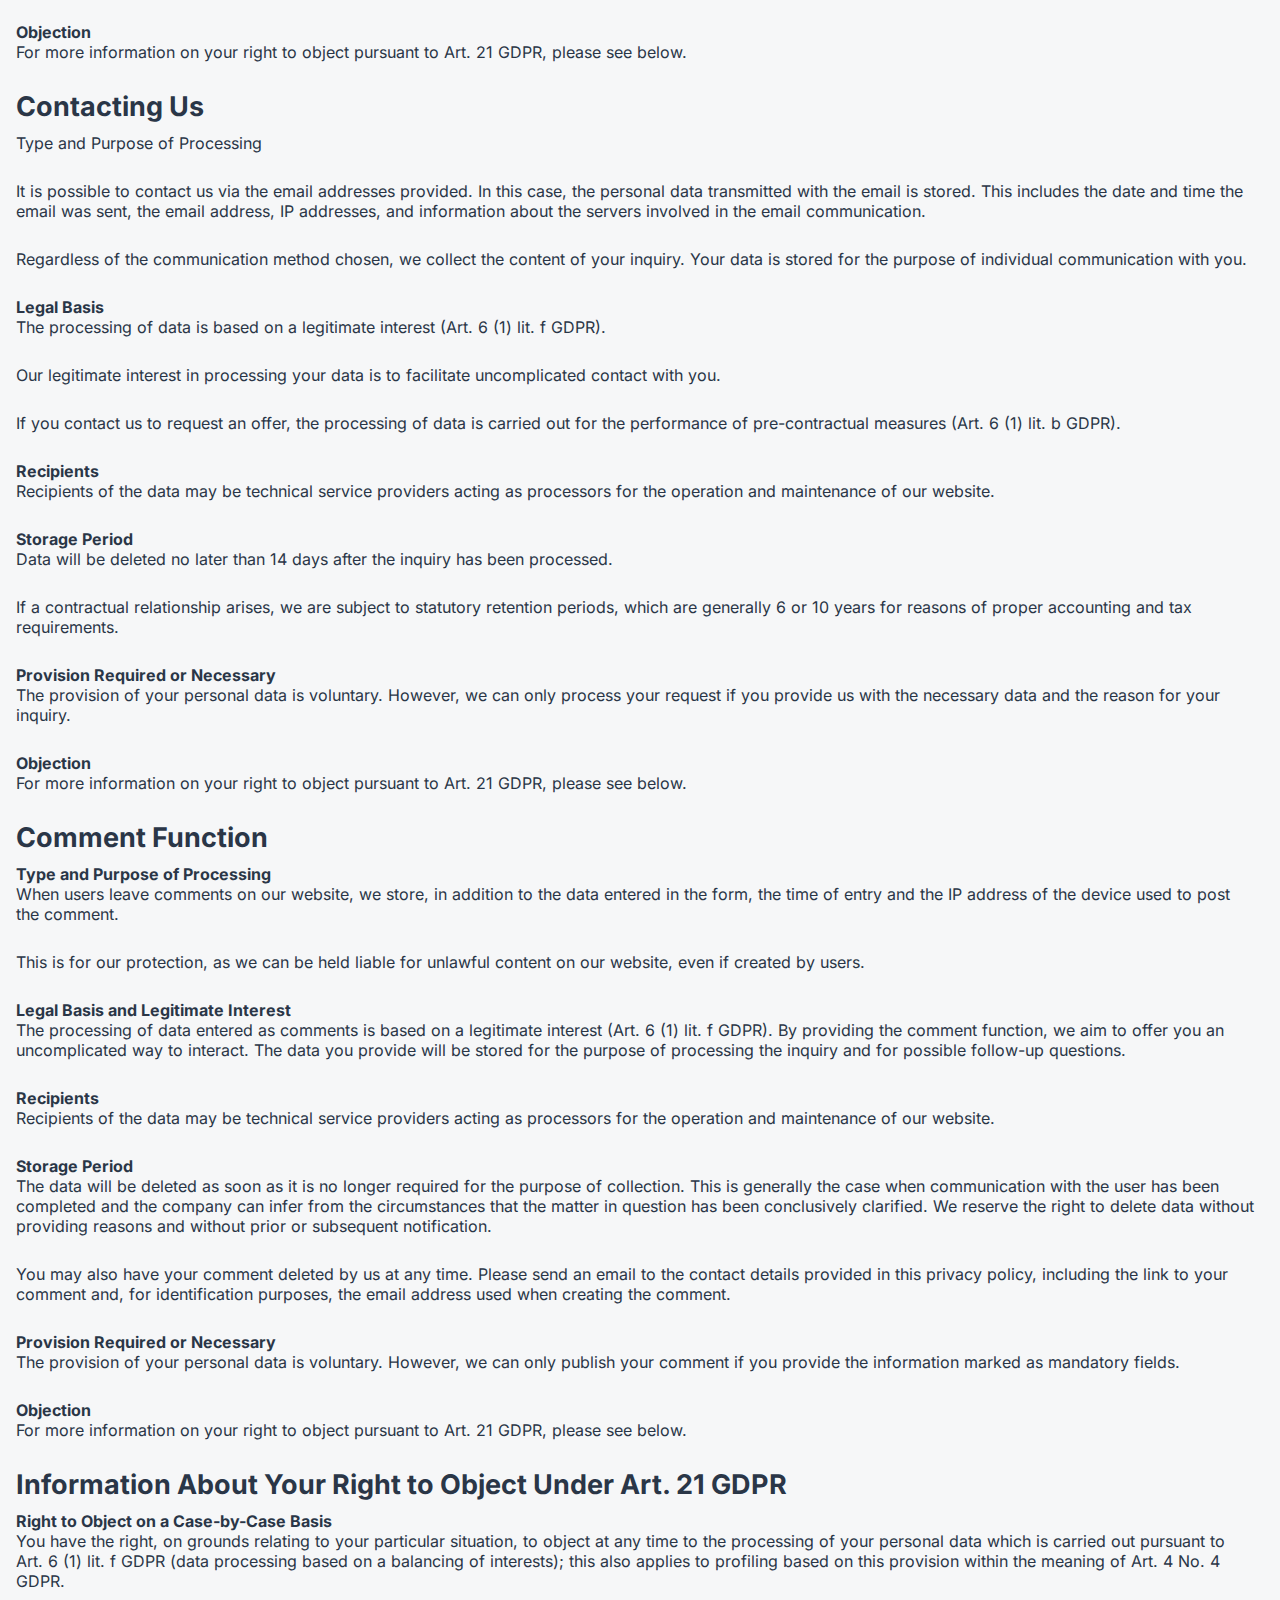
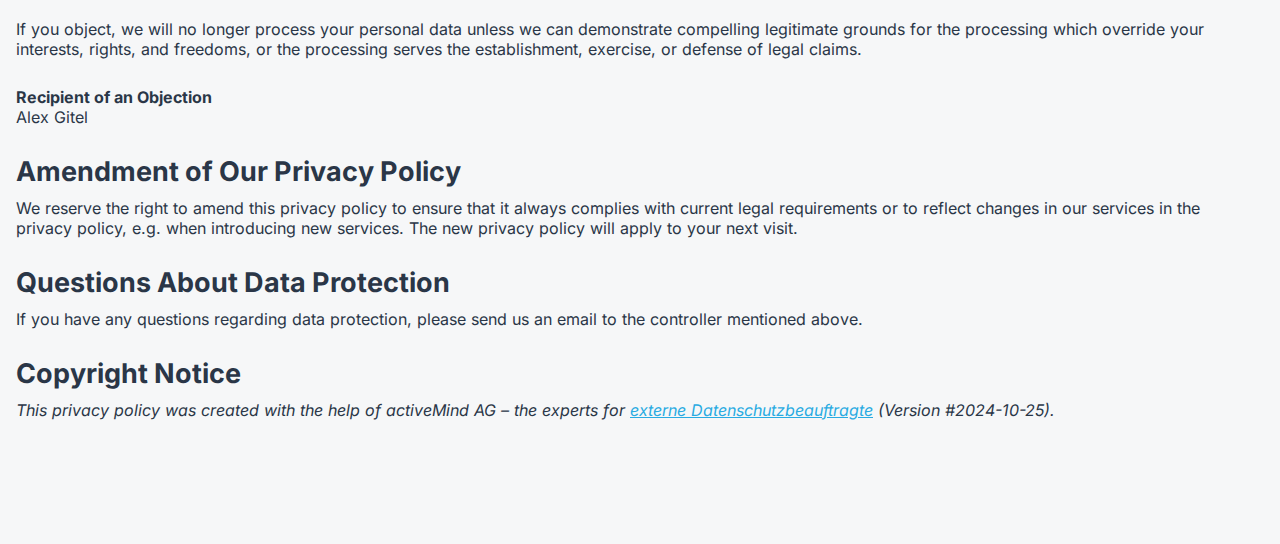
<file: privatePolicy.html>
<!DOCTYPE html>
<html lang="en">

<head>
    <meta charset="UTF-8">
    <meta name="viewport" content="width=device-width, initial-scale=1.0">

    <link rel="icon" type="image/png" href="./assets/img/favicon.svg">
    <link rel="stylesheet" href="./assets/fonts/fonts.css">
    <link rel="stylesheet" href="./style/sideBar_header.css">
    <link rel="stylesheet" href="./style/policyLegal.css">
    <link rel="stylesheet" href="./style/navBarMobile.css">
    <script src="./js/join.js"></script>
    <script src="./js/logout.js"></script>

    <title>Join</title>
</head>

<body onload="openPrivacyPolicy()">

    <div w3-include-html="./assets/templates/desktop_template.html"></div>
    <div w3-include-html="./assets/templates/mobile_template.html"></div>

    <div id="contentMainPageSite" class="contentMainPage">
        <div class="infoPageContent">

            <div class="infoPageHeadlineContainer">
                <h1>Privacy Policy</h1>
                <div class="step_back_arrow cursor">
                    <img onclick="goBack()" src="./assets/img/arrow.svg" alt="step_back_arrow">
                </div>
            </div>

            <div class="textBlock">
                <p>Controller within the meaning of data protection laws, in particular the EU General Data Protection
                    Regulation (GDPR), is:</p>
                <p>Alex Gitel<br />
                    Frankenstrasse 4<br />
                    92224 Amberg</p>

                <h3>Your Data Subject Rights</h3>
                <p>Using the contact details provided, you may exercise the following rights at any time in accordance
                    with the EU General Data Protection Regulation (GDPR):</p>
                <ul>
                    <li>Access to your data stored with us and information about its processing (Art. 15 GDPR),</li>
                    <li>Rectification of inaccurate personal data (Art. 16 GDPR),</li>
                    <li>Erasure of your data stored with us (Art. 17 GDPR),</li>
                    <li>Restriction of data processing, insofar as we are not yet permitted to delete your data due to
                        legal obligations (Art. 18 GDPR),</li>
                    <li>Objection to the processing of your data (Art. 21 GDPR), and</li>
                    <li>Data portability, provided you have consented to data processing or entered into a contract with
                        us (Art. 20 GDPR).</li>
                </ul>
                <br>
                <p>If you have given us consent, you may revoke it at any time with effect for the future.</p>
                <p>You may also lodge a complaint with a supervisory authority at any time, e.g. with the competent
                    authority in your place of residence or with the authority responsible for us as the controller.</p>
                <p>A list of supervisory authorities (for the non-public sector) with their addresses can be found at:
                    <a href="https://www.bfdi.bund.de/DE/Infothek/Anschriften_Links/anschriften_links-node.html">
                        https://www.bfdi.bund.de/DE/Infothek
                    </a>.
                </p>

                <h3>Processing Activities</h3>
                <h4>Collection of General Information When Visiting Our Website</h4><br>

                <h4>Type and Purpose of Processing</h4>
                <p>When you access our website, i.e. when you do not register or otherwise transmit information,
                    information of a general nature is automatically collected. This information (server log files)
                    includes, for example, the type of web browser, the operating system used, the domain name of your
                    Internet service provider, your IP address, and similar data.</p>

                <p>This information is processed in particular for the following purposes:</p>
                <ul>
                    <li>Ensuring a smooth connection setup of the website</li>
                    <li>Ensuring smooth use of our website</li>
                    <li>Ensuring and evaluating system security and stability, in particular for detecting misuse</li>
                    <li>For the technically correct presentation and optimization of the website</li>
                </ul>
                <br>
                <p>We do not use your data to draw conclusions about you personally. However, we reserve the right to
                    subsequently review the server log files if there are specific indications of unlawful use.</p>

                <h4>Legal Basis and Legitimate Interest</h4>
                <p>Processing is carried out pursuant to Art. 6 (1) lit. f GDPR based on our legitimate interest in
                    improving the stability and functionality of our website, as well as ensuring system security and
                    detecting misuse.</p>

                <h4>Recipients</h4>
                <p>Recipients of the data may be technical service providers acting as processors for the operation and
                    maintenance of our website.</p>

                <h4>Storage Period</h4>
                <p>Data is stored in server log files in a form that allows identification of the data subjects for a
                    maximum of 14 days, unless a security-relevant incident occurs (e.g. a DDoS attack).</p>
                <p>In the event of such an incident, server log files are stored until the security-relevant event has
                    been resolved and fully clarified.</p>

                <h4>Provision Required or Necessary</h4>
                <p>The provision of the aforementioned personal data is neither legally nor contractually required.
                    However, without the IP address, the operation and functionality of our website cannot be
                    guaranteed. In addition, certain services may be unavailable or restricted.</p>

                <h4>Objection</h4>
                <p>For more information on your right to object pursuant to Art. 21 GDPR, please see below.</p>

                <h3>Contacting Us</h3>

                <p>Type and Purpose of Processing</p>
                <p>It is possible to contact us via the email addresses provided. In this case, the personal data
                    transmitted with the email is stored. This includes the date and time the email was sent, the email
                    address, IP addresses, and information about the servers involved in the email communication.</p>
                <p>Regardless of the communication method chosen, we collect the content of your inquiry. Your data is
                    stored for the purpose of individual communication with you.</p>

                <h4>Legal Basis</h4>
                <p>The processing of data is based on a legitimate interest (Art. 6 (1) lit. f GDPR).</p>
                <p>Our legitimate interest in processing your data is to facilitate uncomplicated contact with you.</p>
                <p>If you contact us to request an offer, the processing of data is carried out for the performance of
                    pre-contractual measures (Art. 6 (1) lit. b GDPR).</p>

                <h4>Recipients</h4>
                <p>Recipients of the data may be technical service providers acting as processors for the operation and
                    maintenance of our website.</p>

                <h4>Storage Period</h4>
                <p>Data will be deleted no later than 14 days after the inquiry has been processed.</p>
                <p>If a contractual relationship arises, we are subject to statutory retention periods, which are
                    generally 6 or 10 years for reasons of proper accounting and tax requirements.</p>

                <h4>Provision Required or Necessary</h4>
                <p>The provision of your personal data is voluntary. However, we can only process your request if you
                    provide us with the necessary data and the reason for your inquiry.</p>

                <h4>Objection</h4>
                <p>For more information on your right to object pursuant to Art. 21 GDPR, please see below.</p>

                <h3>Comment Function</h3>

                <h4>Type and Purpose of Processing</h4>
                <p>When users leave comments on our website, we store, in addition to the data entered in the form, the
                    time of entry and the IP address of the device used to post the comment.</p>
                <p>This is for our protection, as we can be held liable for unlawful content on our website, even if
                    created by users.</p>

                <h4>Legal Basis and Legitimate Interest</h4>
                <p>The processing of data entered as comments is based on a legitimate interest (Art. 6 (1) lit. f
                    GDPR). By providing the comment function, we aim to offer you an uncomplicated way to interact. The
                    data you provide will be stored for the purpose of processing the inquiry and for possible follow-up
                    questions.</p>

                <h4>Recipients</h4>
                <p>Recipients of the data may be technical service providers acting as processors for the operation and
                    maintenance of our website.</p>

                <h4>Storage Period</h4>
                <p>The data will be deleted as soon as it is no longer required for the purpose of collection. This is
                    generally the case when communication with the user has been completed and the company can infer
                    from the circumstances that the matter in question has been conclusively clarified. We reserve the
                    right to delete data without providing reasons and without prior or subsequent notification.</p>
                <p>You may also have your comment deleted by us at any time. Please send an email to the contact details
                    provided in this privacy policy, including the link to your comment and, for identification
                    purposes, the email address used when creating the comment.</p>

                <h4>Provision Required or Necessary</h4>
                <p>The provision of your personal data is voluntary. However, we can only publish your comment if you
                    provide the information marked as mandatory fields.</p>

                <h4>Objection</h4>
                <p>For more information on your right to object pursuant to Art. 21 GDPR, please see below.</p>

                <h3>Information About Your Right to Object Under Art. 21 GDPR</h3>
                <h4>Right to Object on a Case-by-Case Basis</h4>
                <p>You have the right, on grounds relating to your particular situation, to object at any time to the
                    processing of your personal data which is carried out pursuant to Art. 6 (1) lit. f GDPR (data
                    processing based on a balancing of interests); this also applies to profiling based on this
                    provision within the meaning of Art. 4 No. 4 GDPR.</p>
                <p>If you object, we will no longer process your personal data unless we can demonstrate compelling
                    legitimate grounds for the processing which override your interests, rights, and freedoms, or the
                    processing serves the establishment, exercise, or defense of legal claims.</p>

                <h4>Recipient of an Objection</h4>
                <p>Alex Gitel</p>

                <h3>Amendment of Our Privacy Policy</h3>
                <p>We reserve the right to amend this privacy policy to ensure that it always complies with current
                    legal requirements or to reflect changes in our services in the privacy policy, e.g. when
                    introducing new services. The new privacy policy will apply to your next visit.</p>

                <h3>Questions About Data Protection</h3>
                <p>If you have any questions regarding data protection, please send us an email to the controller
                    mentioned above.</p>

                <h3>Copyright Notice</h3>
                <p><em>This privacy policy was created with the help of activeMind AG – the experts for <a
                            href="https://www.activemind.de/datenschutz/datenschutzbeauftragter/" target="_blank"
                            rel="noopener dofollow">externe Datenschutzbeauftragte</a>
                        (Version #2024-10-25).</em></p>
            </div>
        </div>
    </div>

</body>

<script>
    includeHTML();
</script>

</html>
</file>
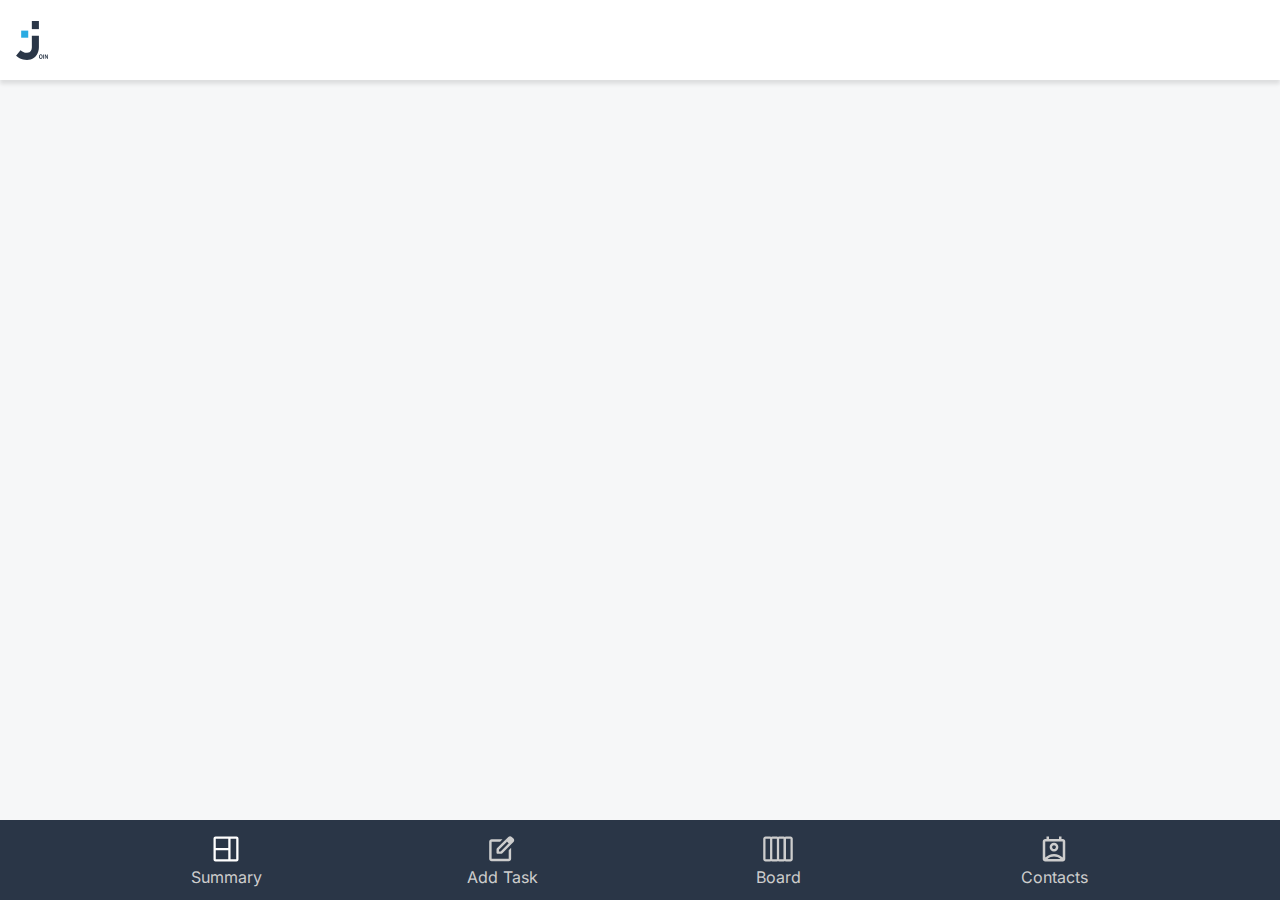
<file: summary.html>
<!DOCTYPE html>
<html lang="en">

<head>
    <meta charset="UTF-8">
    <meta name="viewport" content="width=device-width, initial-scale=1.0">

    <link rel="icon" type="image/png" href="./assets/img/favicon.svg">
    <link rel="stylesheet" href="./assets/fonts/fonts.css">
    <link rel="stylesheet" href="./style/summary.css">
    <link rel="stylesheet" href="./style/sideBar_header.css">
    <link rel="stylesheet" href="./style/drop_down_box.css">
    <link rel="stylesheet" href="./style/help.css">
    <link rel="stylesheet" href="./style/navBarMobile.css">

    <script src="./js/logout.js"></script>
    <script src="./js/board.js"></script>
    <script src="./js/database.js"></script>
    <script src="./assets/templates/summary_templates.js"></script>
    <script src="./assets/templates/drop_down_box_template.js"></script>
    <script src="./assets/templates/help_template.js"></script>
    <script src="./js/summary.js"></script>
    <script src="./js/join.js"></script>
    <script src="./js/navigation.js"></script>

    <title>Join</title>
</head>

<body onload="openSummaryPage()">

    <!-- to cover display in landscape mode -->
    <div id="orientation-overlay">
        Bitte drehe dein Gerät ins Hochformat! <br>
        Please rotate your device to portrait mode!
    </div>

    <div w3-include-html="./assets/templates/desktop_template.html"></div>
    <div w3-include-html="./assets/templates/mobile_template.html"></div>

    <div id="contentMainPageSite" class="contentMainPage"></div>


    <!-- For checking if landscape mode active -->
    <script>
        document.addEventListener("DOMContentLoaded", function () {
            const overlay = document.getElementById("orientation-overlay");

            function checkOrientation() {
                const isMobile = window.innerWidth <= 950;
                const isLandscape = window.matchMedia("(orientation: landscape)").matches;

                if (isMobile && isLandscape) {
                    overlay.classList.add("active");
                } else {
                    overlay.classList.remove("active");
                }
            }

            checkOrientation();
            window.addEventListener("resize", checkOrientation);
            window.addEventListener("orientationchange", checkOrientation);
        });
    </script>

</body>

<script>
    includeHTML();
</script>

</html>
</file>
<file: style/login.css>
* {
    margin: 0;
    box-sizing: border-box;
}

body {
    font-family: Inter, sans-serif;
    font-size: 16px;
    background-color: #f5f5f5;
    height: 100vh;
    overflow-x: hidden;
}

.d-none {
    display: none;
}

.join-logo {
    width: 100px;
    height: 121px;
    margin: 80px 0 0 70px;
}

.animated-logo_mobile {
    display: none;
}

.animated-logo {
    position: absolute;
    top: 50%;
    left: 50%;
    transform: translate(-50%, -50%);
    animation: logoMove 0.9s forwards;
    z-index: 10;
}

@keyframes logoMove {
    0% {
        top: 50%;
        left: 50%;
        transform: translate(-50%, -50%) scale(3);
    }

    33% {
        top: 50%;
        left: 50%;
        transform: translate(-50%, -50%) scale(3);
    }

    100% {
        top: 0px;
        left: 0px;
        transform: translate(0, 0) scale(1);
    }
}

.main-content {
    width: 100%;
    height: 100%;
    animation: fadeOut 0.9s forwards;
}

@keyframes fadeOut {
    0% {
        opacity: 0;
    }

    35% {
        opacity: 0;
    }

    100% {
        opacity: 1;
    }
}

.not_a_user {
    display: flex;
    gap: 35px;
    padding: 67px 122px 0 0;
    justify-content: flex-end;
    align-items: center;
    color: #2A3647;
}

.not_join_user {
    font-size: 20px;
    padding-right: 35px;
}

.signup-btn {
    background-color: #2A3647;
    padding: 15px 20px;
    border-radius: 12px;
    text-decoration: none;
    color: white;
    font-weight: 700;
    cursor: pointer;
}

h1 {
    font-size: 61px;
    font-weight: 700;
    padding-bottom: 16px;
}

.login-container {
    position: absolute;
    left: 50%;
    top: 50%;
    transform: translate(-50%, -50%);
}

.login-box {
    display: flex;
    flex-direction: column;
    justify-content: center;
    align-items: center;
    background-color: white;
    border-radius: 30px;
    box-shadow: 0 5px 20px rgba(0, 0, 0, 0.1);
    width: 652px;
    height: 475px;
}

.underline_blue {
    border: 1.5px solid #29ABE2;
    width: 150px;
    border-radius: 2px;
    margin-bottom: 24px;
}

.input-group {
    position: relative;
    max-width: 422px;
    width: 100%;
    margin-bottom: 24px;
}

::placeholder {
    color: #d1d1d1;
}

.input-group img {
    width: 20px;
    height: 20px;
}

.input-group input:focus {
    outline: none !important;
    border: 1px solid #29ABE2;
}

.input-group input {
    width: 100%;
    padding: 12px 50px 12px 15px;
    font-size: 20px;
    border: 1px solid #ccc;
    border-radius: 8px;
    outline: none !important;
}

.icon {
    position: absolute;
    right: 10px;
    transform: translateY(60%);
    pointer-events: none;
}

.visibility-icon {
    position: absolute;
    top: 50%;
    right: 10px;
    transform: translateY(-50%);
    cursor: pointer;
}

.buttons {
    display: flex;
    gap: 35px;
    margin: 35px 0 20px 0;
}

.login-btn {
    background-color: #2A3647;
    color: white;
    border: none;
    padding: 12px 24px;
    border-radius: 8px;
    font-size: 21px;
    font-weight: 700;
    cursor: pointer;
}

.login-btn:hover,
.signup-btn:hover {
    background-color: #29ABE2;
    box-shadow: 0px 4px 4px 0px #00000040;
    transition: box-shadow 0.2s;
    transition: background-color 0.2s;
    cursor: pointer;
}

.guest-login-btn {
    background-color: transparent;
    border: 1px solid #2A3647;
    padding: 12px 24px;
    border-radius: 8px;
    font-size: 21px;
    font-weight: 700;
    cursor: pointer;
    color: #2A3647;
}

.guest-login-btn:hover {
    color: #29ABE2;
    border: 1.2px solid #29ABE2;
    box-shadow: 0px 4px 4px 0px #00000040;
    transition: box-shadow 0.2s;
    transition: background-color 0.2s;
}

footer {
    display: flex;
    flex-direction: column;
    align-items: center;
    width: 100%;
    position: absolute;
    bottom: 40px;
    gap: 42px;
}

a {
    cursor: pointer;
    text-decoration: none;
}

a:hover {
    text-decoration: underline;
}

footer a {
    color: #a8a8a8;
    padding-right: 20px;
}

footer a:hover {
    color: #29ABE2;
    text-decoration: none;
    font-weight: 500;
}

.sign-up-container {
    display: flex;
    flex-direction: column;
    justify-content: center;
    align-items: center;
    background-color: white;
    border-radius: 30px;
    box-shadow: 0 5px 20px rgba(0, 0, 0, 0.1);
    width: 598px;
    height: 630px;
}

.signup-btn-arrow {
    display: flex;
    justify-content: center;
    align-items: center;
    width: 100%;
}

.arrow-blue {
    position: absolute;
    display: flex;
    justify-content: flex-start;
    width: 100%;
    padding-left: 40px;
}

.step_back_arrow {
    display: flex;
    justify-content: center;
    align-items: center;
    width: 32px;
    height: 32px;
    cursor: pointer;
}

.step_back_arrow:hover {
    background-color: #ebebeb;
    border-radius: 50%;
    width: 35px;
    height: 35px;
    cursor: pointer;
}

.checkbox-container {
    display: flex;
    flex-direction: column;
    align-items: center;
}

.checkbox-group {
    padding-bottom: 24px;
}

.signup-btn-container {
    display: flex;
    align-items: center;
    width: 100%;
    justify-content: right;
    padding: 67px 121px 0 0;
    gap: 35px;
}

.signup-btn-footer {
    display: flex;
    justify-content: center;
    align-items: center;
    width: 100%;
    position: absolute;
    bottom: 30px;
    display: none;
}

.pop-up-bg {
    width: 100vw;
    height: 100vh;
    margin: 0 auto;
    background-color: rgba(0, 0, 0, 0.1);
    position: relative;
}

.moving-sign {
    display: flex;
    justify-content: center;
    align-items: center;
    max-width: 300px;
    width: 100%;
    height: 74px;
    border-radius: 20px;
    background-color: #2A3647;
    color: #FFFFFF;
    font-size: 20px;
}
</file>
<file: style/loginMobile.css>
.animation {
    position: absolute;
    animation: signMove 1s forwards;
}

@keyframes signMove {
    0% {
        bottom: -30vh;
        left: 50%;
        transform: translate(-50%, 0) scale(1);
        opacity: 1;
    }

    80% {
        bottom: 50%;
    }

    100% {
        top: 70%;
        left: 50%;
        transform: translate(-50%, 0);
    }
}

.invalidLoginTxt {
    color: rgba(255, 129, 144, 1);
    font-size: 12px;
    cursor: default;
    position: absolute;
}

.display {
    display: block;
}

.valueNotValid {
    border: 1px solid rgba(255, 129, 144, 1) !important;
}

.inputInvalidText {
    font-size: 12px;
    color: rgba(255, 129, 144, 1);
    position: absolute;
    top: 50px;
}

.display-flex {
    display: flex;
}

.policyCheckBox {
    font-size: 12px;
    color: rgba(255, 129, 144, 1);
    top: 50px;
}

.flex-column {
    flex-direction: column;
}


/* Overlay usually hidden */
#orientation-overlay {
    display: none;
    position: fixed;
    inset: 0;
    background: rgba(0, 0, 0, 0.5);
    backdrop-filter: blur(18px);
    color: #fff;
    font-size: 18px;
    text-align: center;
    justify-content: center;
    align-items: center;
    z-index: 20;
    padding: 20px;
    line-height: 1.4;
    transition: opacity 0.3s ease;
}

/* if activ → show it */
#orientation-overlay.active {
    display: flex;
    opacity: 1;
}

@media(max-width: 1400px) {
    .join-logo {
        width: 64px;
        height: 78px;
        margin: 20px 0 0 25px;
    }

    .not_a_user {
        padding: 30px 50px 0 0;
        gap: 15px;
    }

    .animated-logo_mobile {
        display: flex;
        position: absolute;
        top: 50%;
        left: 50%;
        transform: translate(-50%, -50%);
        animation: logoMove 0.9s forwards, imageChange 0.9s forwards;
        z-index: 11;
        background-size: cover;
    }

    @keyframes imageChange {
        0% {
            background-image: url('/assets/img/joinLogo.svg');
            z-index: 11;
        }

        30% {
            background-image: url('/assets/img/joinLogo.svg');
            z-index: 10;
        }

        100% {
            background-image: url('/assets/img/join.svg');
            z-index: 9;
        }
    }

    body {
        animation: changeBgColor 0.9s forwards;
    }

    @keyframes changeBgColor {
        0% {
            background-color: #2A3647;
        }

        30% {
            background-color: #2A3647;
        }

        100% {
            background-color: #f5f5f5;
        }
    }
}


@media(max-width: 1024px) {

    .not_a_user {
        display: none;
    }

    .for_mobile {
        display: flex;
        padding-bottom: 0;
    }

    .sign-up-container {
        width: 396px;
        height: 595px;
    }

    .login-box {
        width: 396px;
        height: 410px;
    }

    h1 {
        font-size: 47px;
    }

    .underline_blue {
        width: 88px;
    }

    .input-group {
        max-width: 364px;
    }

    .buttons {
        flex-direction: column;
    }

    .login-btn,
    .guest-login-btn {
        font-size: 16px;
        width: 180px;
        height: 50px;
    }

    .buttons {
        gap: 21px;
        margin: 15px 0 0 0;
    }

    .invalidLoginTxt {
        padding-top: 12px;
    }
}


@media(max-width: 430px) and (orientation: portrait) {
    .join-logo {
        width: 50px;
        height: 61px;
        margin: 15px 0 0 15px;
    }

    .login-box {
        width: 300px;
        height: 396px;
    }

    .sign-up-container {
        width: 300px;
        height: 455px;
    }

    h1 {
        font-size: 35px;
        padding-bottom: 8px;
    }

    .input-group {
        max-width: 280px;
    }

    .input-group .icon {
        transform: translateY(30%);
    }

    .input-group input {
        padding: 8px 40px 8px 8px;
        font-size: 16px;
    }

    .signup-btn {
        padding: 12px 20px;
    }

    footer {
        bottom: 25px;
        gap: 20px;
    }

    .for_mobile {
        padding-bottom: 10px;
    }
}
</file>
<file: assets/fonts/fonts.css>
/* inter-100 - latin */
@font-face {
    font-display: swap; /* Check https://developer.mozilla.org/en-US/docs/Web/CSS/@font-face/font-display for other options. */
    font-family: 'Inter';
    font-style: normal;
    font-weight: 100;
    src: url('./inter-v18-latin/inter-v18-latin-100.woff2') format('woff2'); /* Chrome 36+, Opera 23+, Firefox 39+, Safari 12+, iOS 10+ */
  }
  /* inter-100italic - latin */
  @font-face {
    font-display: swap; /* Check https://developer.mozilla.org/en-US/docs/Web/CSS/@font-face/font-display for other options. */
    font-family: 'Inter';
    font-style: italic;
    font-weight: 100;
    src: url('./inter-v18-latin/inter-v18-latin-100italic.woff2') format('woff2'); /* Chrome 36+, Opera 23+, Firefox 39+, Safari 12+, iOS 10+ */
  }
  /* inter-200 - latin */
  @font-face {
    font-display: swap; /* Check https://developer.mozilla.org/en-US/docs/Web/CSS/@font-face/font-display for other options. */
    font-family: 'Inter';
    font-style: normal;
    font-weight: 200;
    src: url('./inter-v18-latin/inter-v18-latin-200.woff2') format('woff2'); /* Chrome 36+, Opera 23+, Firefox 39+, Safari 12+, iOS 10+ */
  }
  /* inter-200italic - latin */
  @font-face {
    font-display: swap; /* Check https://developer.mozilla.org/en-US/docs/Web/CSS/@font-face/font-display for other options. */
    font-family: 'Inter';
    font-style: italic;
    font-weight: 200;
    src: url('./inter-v18-latin/inter-v18-latin-200italic.woff2') format('woff2'); /* Chrome 36+, Opera 23+, Firefox 39+, Safari 12+, iOS 10+ */
  }
  /* inter-300 - latin */
  @font-face {
    font-display: swap; /* Check https://developer.mozilla.org/en-US/docs/Web/CSS/@font-face/font-display for other options. */
    font-family: 'Inter';
    font-style: normal;
    font-weight: 300;
    src: url('./inter-v18-latin/inter-v18-latin/inter-v18-latin-300.woff2') format('woff2'); /* Chrome 36+, Opera 23+, Firefox 39+, Safari 12+, iOS 10+ */
  }
  /* inter-300italic - latin */
  @font-face {
    font-display: swap; /* Check https://developer.mozilla.org/en-US/docs/Web/CSS/@font-face/font-display for other options. */
    font-family: 'Inter';
    font-style: italic;
    font-weight: 300;
    src: url('./inter-v18-latin/inter-v18-latin-300italic.woff2') format('woff2'); /* Chrome 36+, Opera 23+, Firefox 39+, Safari 12+, iOS 10+ */
  }
  /* inter-regular - latin */
  @font-face {
    font-display: swap; /* Check https://developer.mozilla.org/en-US/docs/Web/CSS/@font-face/font-display for other options. */
    font-family: 'Inter';
    font-style: normal;
    font-weight: 400;
    src: url('./inter-v18-latin/inter-v18-latin-regular.woff2') format('woff2'); /* Chrome 36+, Opera 23+, Firefox 39+, Safari 12+, iOS 10+ */
  }
  /* inter-italic - latin */
  @font-face {
    font-display: swap; /* Check https://developer.mozilla.org/en-US/docs/Web/CSS/@font-face/font-display for other options. */
    font-family: 'Inter';
    font-style: italic;
    font-weight: 400;
    src: url('./inter-v18-latin/inter-v18-latin-italic.woff2') format('woff2'); /* Chrome 36+, Opera 23+, Firefox 39+, Safari 12+, iOS 10+ */
  }
  /* inter-500 - latin */
  @font-face {
    font-display: swap; /* Check https://developer.mozilla.org/en-US/docs/Web/CSS/@font-face/font-display for other options. */
    font-family: 'Inter';
    font-style: normal;
    font-weight: 500;
    src: url('./inter-v18-latin/inter-v18-latin-500.woff2') format('woff2'); /* Chrome 36+, Opera 23+, Firefox 39+, Safari 12+, iOS 10+ */
  }
  /* inter-500italic - latin */
  @font-face {
    font-display: swap; /* Check https://developer.mozilla.org/en-US/docs/Web/CSS/@font-face/font-display for other options. */
    font-family: 'Inter';
    font-style: italic;
    font-weight: 500;
    src: url('./inter-v18-latin/inter-v18-latin-500italic.woff2') format('woff2'); /* Chrome 36+, Opera 23+, Firefox 39+, Safari 12+, iOS 10+ */
  }
  /* inter-600 - latin */
  @font-face {
    font-display: swap; /* Check https://developer.mozilla.org/en-US/docs/Web/CSS/@font-face/font-display for other options. */
    font-family: 'Inter';
    font-style: normal;
    font-weight: 600;
    src: url('./inter-v18-latin/inter-v18-latin-600.woff2') format('woff2'); /* Chrome 36+, Opera 23+, Firefox 39+, Safari 12+, iOS 10+ */
  }
  /* inter-600italic - latin */
  @font-face {
    font-display: swap; /* Check https://developer.mozilla.org/en-US/docs/Web/CSS/@font-face/font-display for other options. */
    font-family: 'Inter';
    font-style: italic;
    font-weight: 600;
    src: url('./inter-v18-latin/inter-v18-latin-600italic.woff2') format('woff2'); /* Chrome 36+, Opera 23+, Firefox 39+, Safari 12+, iOS 10+ */
  }
  /* inter-700 - latin */
  @font-face {
    font-display: swap; /* Check https://developer.mozilla.org/en-US/docs/Web/CSS/@font-face/font-display for other options. */
    font-family: 'Inter';
    font-style: normal;
    font-weight: 700;
    src: url('./inter-v18-latin/inter-v18-latin-700.woff2') format('woff2'); /* Chrome 36+, Opera 23+, Firefox 39+, Safari 12+, iOS 10+ */
  }
  /* inter-700italic - latin */
  @font-face {
    font-display: swap; /* Check https://developer.mozilla.org/en-US/docs/Web/CSS/@font-face/font-display for other options. */
    font-family: 'Inter';
    font-style: italic;
    font-weight: 700;
    src: url('./inter-v18-latin/inter-v18-latin-700italic.woff2') format('woff2'); /* Chrome 36+, Opera 23+, Firefox 39+, Safari 12+, iOS 10+ */
  }
  /* inter-800 - latin */
  @font-face {
    font-display: swap; /* Check https://developer.mozilla.org/en-US/docs/Web/CSS/@font-face/font-display for other options. */
    font-family: 'Inter';
    font-style: normal;
    font-weight: 800;
    src: url('./inter-v18-latin/inter-v18-latin-800.woff2') format('woff2'); /* Chrome 36+, Opera 23+, Firefox 39+, Safari 12+, iOS 10+ */
  }
  /* inter-800italic - latin */
  @font-face {
    font-display: swap; /* Check https://developer.mozilla.org/en-US/docs/Web/CSS/@font-face/font-display for other options. */
    font-family: 'Inter';
    font-style: italic;
    font-weight: 800;
    src: url('./inter-v18-latin/inter-v18-latin-800italic.woff2') format('woff2'); /* Chrome 36+, Opera 23+, Firefox 39+, Safari 12+, iOS 10+ */
  }
  /* inter-900 - latin */
  @font-face {
    font-display: swap; /* Check https://developer.mozilla.org/en-US/docs/Web/CSS/@font-face/font-display for other options. */
    font-family: 'Inter';
    font-style: normal;
    font-weight: 900;
    src: url('./inter-v18-latin/inter-v18-latin-900.woff2') format('woff2'); /* Chrome 36+, Opera 23+, Firefox 39+, Safari 12+, iOS 10+ */
  }
  /* inter-900italic - latin */
  @font-face {
    font-display: swap; /* Check https://developer.mozilla.org/en-US/docs/Web/CSS/@font-face/font-display for other options. */
    font-family: 'Inter';
    font-style: italic;
    font-weight: 900;
    src: url('./inter-v18-latin/inter-v18-latin-900italic.woff2') format('woff2'); /* Chrome 36+, Opera 23+, Firefox 39+, Safari 12+, iOS 10+ */
  }
  /* open-sans-regular - latin */
@font-face {
  font-display: swap; /* Check https://developer.mozilla.org/en-US/docs/Web/CSS/@font-face/font-display for other options. */
  font-family: 'Open Sans';
  font-style: normal;
  font-weight: 400;
  src: url('./open-sans/open-sans-v40-latin-regular.woff2') format('woff2'); /* Chrome 36+, Opera 23+, Firefox 39+, Safari 12+, iOS 10+ */
}
</file>
<file: style/task.css>
* {
    box-sizing: border-box;
    margin: 0;
}

body {
    font-family: Inter, sans-serif;
    font-size: 20px;
    font-weight: 400;
}

.addTaskContent {
    display: flex;
    background-color: #F6F7F8;
    height: 100%;
    padding: 96px 0 0px 232px;


    flex-direction: column;
    gap: 64px;
}

h1 {
    font-size: 61px;
    font-weight: 700;
    padding-bottom: 48px;
}

.hidden {
    display: none !important;
}

.task-form {
    padding: 110px 20px 0 70px;
    display: flex;
    flex-direction: column;
}

.task-input-container {
    display: flex;
    gap: 48px;
}

.task-left-column,
.task-right-column {
    display: flex;
    flex-direction: column;
    width: 440px;
}

.task-separater {
    height: 424px;
    border: 1px solid #D1D1D1;
    margin-top: 20px;
}

ul {
    max-width: 440px;
    width: 100%;
    border-radius: 10px;
    overflow-y: auto;
    overflow-x: hidden;
    z-index: 2;
    max-height: 83px;
}

#assigned-to-options {
    display: none;
}

.required {
    color: red;
}

.note_text {
    font-size: 16px;
    width: 100%;
}

.note_text_hidden {
    display: none;
}

.task-input {
    display: flex;
    flex-direction: column;
}

.task-input label,
.section-label {
    margin-bottom: 8px;
    margin-top: 10px;
    color: #2A3647;
}

.margin {
    margin-top: 18px;
}

.addTaskInputSpace {
    margin-bottom: 12px;
    resize: none;
}

.task-input input,
select,
textarea {
    padding: 12px 21px 12px 21px;
    border-radius: 10px;
    border: 1px solid #d1d1d1;
    max-width: 440px;
    width: 100%;
    cursor: pointer;
}

.task-input input:focus {
    outline: none !important;
    border: 1px solid #29ABE2;
}

.task-input textarea {
    height: 120px;
}

.task-input textarea:focus {
    border: 1px solid #29ABE2;
    outline: none;
}

::placeholder {
    color: #d1d1d1;
}

/* color of date placeholder (input neads required) */
input[type=date]:invalid::-webkit-datetime-edit {
    color: #d1d1d1;
}

.priority {
    display: flex;
    flex-direction: column;
}

.priority-buttons {
    display: flex;
    justify-content: space-between;
}

.priority-buttons button {
    display: flex;
    align-items: center;
    justify-content: center;
    border: none;
    border-radius: 10px;
    cursor: pointer;
    padding: 16px 10px 16px 10px;
    width: 136px;
    height: 56px;
    gap: 8px;
    font-size: 20px;
    transition: box-shadow 0.2s ease-in-out;
    box-shadow: 0px 0px 4px 1px rgba(0, 0, 0, 0.1);
}

.priority-buttons button:hover {
    box-shadow: 0 4px 0px rgba(0, 0, 0, 0), 0 6px 8px rgba(0, 0, 0, 0.15) !important;
}

.priority-buttons button img {
    margin-left: 8px;
}

.urgen,
.low,
.medium {
    background-color: white;
}

.actions {
    display: flex;
    gap: 16px;
    width: 100%;
    justify-content: flex-end;
}

.create-task {
    font-size: 21px;
    font-weight: 700;
    display: flex;
    align-items: center;
    justify-content: center;
    gap: 7px;
    width: 183px;
    border-radius: 10px;
    color: white;
    border: none;
    transition: background-color 0.1s ease-out;
}

.create-task:disabled {
    cursor: not-allowed;
    background-color: #ccc;
}

.create-task.enabled {
    cursor: pointer;
    background-color: #29ABE2;
}

.create-task.enabled:hover {
    background-color: #29ABE2;
    box-shadow: 0px 4px 4px 0px #00000040;
    transition: box-shadow 0.2s;
    transition: background-color 0.2s;
}

.clear_button {
    display: flex;
    justify-content: center;
    align-items: center;
    width: 110px;
    height: 56px;
    border-radius: 10px;
    border: 1px solid #2A3647;
    background-color: transparent;
    color: #2A3647;
    gap: 8px;
    font-size: 20px;
}

.clear_button:hover {
    border: 1.7px solid #29ABE2;
    color: #29ABE2;
    box-shadow: 0px 4px 4px 0px #00000040;
    transition: box-shadow 0.2s;
    transition: background-color 0.2s;

    .close_button {
        filter: invert(63%) sepia(82%) saturate(2125%) hue-rotate(180deg) brightness(90%) contrast(94%);
        transition: background-color 0.2s;
    }
}

.subtask-wrapper {
    display: flex;
    align-items: center;
    gap: 8px;
    margin-top: 3px;
    position: relative;
}

.icon-wrapper {
    position: absolute;
    right: 12px;
    cursor: pointer;
}

.add-subtask {
    display: flex;
    justify-content: center;
    align-items: center;
    width: 24px;
    height: 24px;
    border-radius: 50%;
    cursor: pointer;
}

.add-subtask:hover {
    background-color: #D9D9D9;
}

.hidden-action-icons {
    display: flex;
    align-items: center;
    position: absolute;
    right: 16px;
}

.icon-divider {
    height: 20px;
    border: none;
    border-right: 1.5px solid #000;
    margin: 0 4px;
}

.close-done-icons {
    display: flex;
    justify-content: center;
    align-items: center;
    width: 24px;
    height: 24px;
    border-radius: 50%;
}

.close-done-icons:hover {
    background-color: #D9D9D9;
}

.inputs_buttons_container {
    display: flex;
    flex-direction: column;
    gap: 140px;
    padding-bottom: 30px;
}

.required_actions_div {
    display: flex;
    align-items: flex-end;
    max-width: 978px;
}
</file>
<file: style/taskInputs.css>
.custom-dropdown {
    display: flex;
    align-items: center;
    justify-content: space-between;
    padding: 10px;
    border: 1px solid #ccc;
    border-radius: 10px;
    cursor: pointer;
    background-color: #fff;
    max-width: 440px;
    width: 100%;
}

.changeBorderColor {
    border: 1px solid #29ABE2;
}

.dropdown-option {
    display: flex;
    align-items: center;
    padding: 10px;
    cursor: pointer;
    max-width: 440px;
    width: 100%;
    border-radius: 10px;
}

.dropdown-option label {
    margin: 0;
    font-size: 16px;
    padding-left: 10px;
    display: flex;
    max-width: 440px;
    width: 100%;
    cursor: pointer;
}

.user-checkbox {
    opacity: 0;
    width: 16px;
    height: 16px;
    position: fixed;
    cursor: pointer;
}

.dropdown-options {
    position: absolute;
    background-color: white;
    border-radius: 0 0 10px 10px;
    display: flex;
    flex-direction: column;
    gap: 3px;
    background: #ffffff;
    box-shadow: 0px 2px 8px 1px rgba(0, 0, 0, 0.1);
    border-radius: 10px;
    max-height: 265px;
    max-width: 440px;
    width: 100%;
    z-index: 3;
    overflow-y: auto;
}

.dropdown-option:hover {
    background-color: #f0f0f0;
}

.dropdown-options-category {
    background-color: #ffffff;
    width: 440px;
    height: 100px;
    position: absolute;
    border-radius: 10px;
    box-shadow: 0px 2px 8px 1px rgba(0, 0, 0, 0.1);
    z-index: 2;
}

.drop-down-icon-container {
    width: 24px;
    height: 24px;
    border-radius: 50%;
    display: flex;
    justify-content: center;
    align-items: center;
    transition: background-color 0.1s ease;
}

.drop-down-icon-container:hover {
    background-color: #D9D9D9;
    display: flex;
    justify-content: center;
    align-items: center;
}

.show-options .dropdown-options {
    display: block;
    display: flex;
    flex-direction: column;
    gap: 5px;
}

.selected {
    background-color: #e0f7fa;
}

.priority-button img {
    filter: none;
}

.priority-button.active img {
    filter: brightness(0) invert(1);
}

.priority-button.active {
    color: white;
}

.checkmark-true,
.checkmark-false {
    transition: opacity 0.1s ease;
}

.selected-contacts {
    position: absolute;
    display: flex;
    z-index: 1;
    padding-top: 12px;
    gap: 10px;
    flex-wrap: wrap;
    max-width: 440px;
}

.selected-User {
    display: flex;
    justify-content: center;
    align-items: center;
    width: 40px;
    height: 40px;
    padding: 15px;
    font-size: 16px;
    border-radius: 50%;
}

.contactsTo-assign {
    width: 50px;
    height: 40px;
    border-radius: 50%;
    color: white;
    font-weight: bold;
    font-size: 14px;
    display: flex;
    align-items: center;
    justify-content: center;
    text-transform: uppercase;
    box-shadow: 0 2px 4px rgba(0, 0, 0, 0.1);
    overflow: hidden;
}

#subtask-list {
    list-style: none;
    padding: 0;
    position: absolute;
}

.subtask-item::before {
    content: '•';
    position: absolute;
    font-size: 18px;
    color: #333;
    left: 16px;
}

.subtask-item.editing::before {
    content: '';
}

.subtask-item {
    position: relative;
    padding: 0 10px 0 24px;
    height: 32px;
    padding: 20px 20px;
    border-radius: 8px;
    display: flex;
    align-items: center;
    justify-content: space-between;
    cursor: pointer;
}

.subtask-item:hover {
    background-color: #f0f0f0;
}

.subtask-item.editing:hover {
    background-color: white;
}

.subtask-item.editing {
    background-color: white;
    gap: 6px;
    cursor: pointer;
}

.subtask-item .edit-icon,
.subtask-item .delete-icon {
    display: inline-block;
}

.subtask-text {
    flex-grow: 1;
    margin-left: 20px;
    display: flex;
    align-items: center;
    font-size: 16px;
}

.edit-icon,
.delete-icon {
    cursor: pointer;
    font-size: 16px;
    opacity: 0;
    transition: opacity 0.3s ease, color 0.3s ease;
}

.subtask-item .edit-icon,
.subtask-item .delete-icon {
    opacity: 0;
    transition: opacity 0.3s ease;
}

.subtask-item:hover .edit-icon,
.subtask-item:hover .delete-icon {
    opacity: 1;
    color: #333;
}

.subtask-item.editing .edit-icon,
.subtask-item.editing .delete-icon {
    opacity: 1;
    color: #333;
}

.subtask-item.editing .edit-icon {
    order: 2;
}

.subtask-item.editing .delete-icon {
    order: 1;
}

.subtask-item.editing .edit-icon {
    order: 2;
    border-left: 1.5px solid #333;
    border-right: none;
    padding-left: 6px;
    padding-right: 0;
    height: 30px;
}

.edit-icon i,
.delete-icon i {
    font-size: 14px;
}

.edit-icon {
    border-right: 1.5px solid #333;
    padding-right: 4px;
}

.edit-icon img {
    width: 20px;
    padding-top: 8px;
}

.delete-icon {
    padding-left: 4px;
}

.delete-icon img {
    padding-top: 6px;
}

.edit-input {
    width: 100% !important;
    font-size: 16px !important;
    padding: 6px !important;
    border: none !important;
    background-color: #FFFFFF;
}

.popup-sign {
    display: flex;
    justify-content: center;
    align-items: center;
    max-width: 326px;
    width: 100%;
    height: 74px;
    border-radius: 20px;
    background-color: #2A3647;
    color: #FFFFFF;
    font-size: 20px;
    gap: 18px;
    position: fixed;
    bottom: 0;
    left: 50%;
    transform: translate(-50%, 100%);
    z-index: 15;
}

.animation {
    animation: taskAdded 1s forwards;
}

@keyframes taskAdded {

    0% {
        transform: translate(-50%, 100%);
    }

    100% {
        transform: translate(-50%, -50vh);
    }
}

.errorSubtask {
    border: 1px solid #FF001F
}
</file>
<file: style/taskMobile.css>
@media (max-width: 1400px) {
    .addTaskContent {
        display: flex;
        justify-content: center;
        padding: 80px 0 0 0;
    }

    .task-input-container {
        justify-content: center;
    }

    .task-form {
        padding: 0;
        align-items: center;
    }

    .addTaskHeadline {
        padding-top: 48px;
        padding-bottom: 32px;
    }

    .addTaskHeadlineDiv {
        max-width: 980px;
        width: 100%;
    }

    .priority-buttons button {
        width: 122px;
        height: 41px;
    }
}

@media (max-width: 1020px) {
    .addTaskHeadlineDiv {
        max-width: 440px;
    }

    .task-input-container {
        flex-direction: column;
        overflow: scroll;

    }

    .task-separater {
        display: none;
    }

    .note_text {
        display: none;
    }

    .note_text_hidden {
        display: flex;
        font-size: 16px;
        padding-top: 20px;
        padding-bottom: 80px;
    }

    .selected-contacts {
        position: relative !important;
    }

    .actions {
        margin-bottom: 82px;
        padding: 12px 16px 12px 0;
        position: fixed;
        bottom: -2px;
        right: 0;
        background-color: #F6F7F8;
        z-index: 2;
        width: 100%;
    }

    #subtask-list {
        position: relative !important;
    }

    .task-right-column {
        padding-top: 30px;
    }
}

@media(max-width: 500px) {

    .addTaskHeadlineDiv,
    .dropdown-options-category,
    .dropdown-option,
    .selected-contacts,
    .dropdown-options {
        max-width: 300px;
    }

    .dropdown-options {
        max-width: 300px !important;
    }

    .task-left-column,
    .task-right-column,
    .custom-dropdown {
        max-width: 300px;
        font-size: 16px;
    }

    .task-input input,
    select,
    textarea {
        font-size: 16px;
    }

    .priority-buttons button {
        font-size: 16px;
        gap: 0;
    }

    .selected-User {
        width: 30px !important;
        height: 30px !important;
        font-size: 14px !important;
    }

    .priority-buttons button {
        width: 95px;
        height: 41px;
        gap: 0;
    }

    .clear_button {
        width: 95px;
        height: 50px;
        font-size: 16px;
    }

    .create-task {
        width: 140px;
        font-size: 16px;
    }

    .popup-sign {
        max-width: 280px;
        height: 50px;
    }
}
</file>
<file: style/sideBar_header.css>
body {
    margin: 0 auto;
    width: 100%;
    font-family: Inter;
    background-color: #F6F7F8;
}

.sideBar {
    background-color: rgb(42, 54, 71);
    width: 232px;
    height: 100%;
    padding-top: 64px;
    padding-bottom: 64px;
    position: fixed;
    display: flex;
    flex-direction: column;
    justify-content: space-between;
}

.img_section_div {
    display: flex;
    flex-direction: column;
    gap: 128px;
}

.sideBarImg {
    height: 121px;
    width: auto;
}

.sideBarTask {
    display: flex;
    cursor: pointer;
    width: 232px;
    height: 46px;
    padding: 8px 56px 8px 56px;
    gap: 8px;
    align-items: center;
}

.sideBarTask:hover {
    background-color: #2A3D59;
}

.sideBarSectionList {
    height: 229px;
    display: flex;
    flex-direction: column;
    justify-content: space-between;
}

.sideBarLinksDiv {
    display: flex;
    flex-direction: column;
    gap: 4px;
    align-items: flex-start;
}

.sideBarLinks {
    height: 35px;
    color: #A8A8A8;
    padding-left: 60px;
    width: 100%;
    justify-content: flex-start;
}

.sideBarLinks:hover {
    color: #29ABE2;
    font-weight: 700;
}

.sideBarClickText {
    display: flex;
    align-items: center;
    font-size: 16px;
    font-weight: 400;
    line-height: 19.2px;
    color: #CDCDCD;
    text-decoration: none;
}

.topBar {
    height: 96px;
    padding-left: 116px;
    padding-right: 40px;
    justify-content: space-between;
    display: flex;
    align-items: center;
    background-color: white;
    box-shadow: 0px 4px 4px rgba(0, 0, 0, 0.1);
    position: fixed;
    left: 232px;
    right: 0;
    z-index: 10;
}

.headerText {
    font-size: 20px;
}

.mainPageRight {
    display: flex;
    flex-direction: column;
    width: 100%;
    padding-left: 232px;
}

.topBarIcons {
    display: flex;
    align-items: center;
    justify-content: space-between;
    width: 104px;
    height: 56px;
    gap: 16px;
}

.userIcon {
    height: 56px;
    width: 56px;
    border-radius: 50px;
    border-style: solid;
    border-color: #2A3647;
    display: flex;
    justify-content: center;
    align-items: center;
    border-width: 3px;
    font-size: 24px;
}

.userIcon:hover {
    background-color: rgba(12, 46, 98, 0.12);

}

.contentMainPage {
    background-color: #F6F7F8;
    height: 100%;
    padding-top: 96px;
    padding-left: 232px;
}

.cursor {
    cursor: pointer;
}

.questionIcon {
    width: 20px;
    height: 20px;
}

.questionIcon:hover {
    height: 24px;
    width: 24px;
}

.tabActive {
    background-color: #091931;
}

.tabActive:hover {
    background-color: #091931 !important;
}

.drop_down_container {
    display: flex;
    justify-content: flex-end;
    padding-right: 24px;
    position: absolute;
    z-index: 10;
    top: 0;
    right: 0;
    width: 100vw;
    height: 100vh;
}

.d-none {
    display: none;
}

@media(max-width: 1400px) {

    .sideBar,
    .headerText {
        display: none;
    }

    .topBar {
        width: 100%;
        top: 0;
        left: 0;
        padding: 20px 16px;
        height: 80px;
    }

    .topBar img {
        display: flex;
        width: 32px;
        height: 39px;
    }

    .topBarIcons img {
        display: none;
    }

    .contentMainPage {
        padding-left: 0;
        display: flex;
        justify-content: center;
        padding-top: 80px;
    }
}

@media (max-width: 600px) {

    .userIcon {
        height: 44px;
        width: 44px;
    }


    .sideBarClickText {
        font-size: 14px;
    }
}
</file>
<file: style/drop_down_box.css>
* {
    font-family: Inter, sans-serif;
}

.help_in_drop_down_box {
    display: none !important;
}

.drop_down_box {
    display: flex;
    flex-direction: column;
    justify-content: center;
    align-items: center;
    background-color: #2A3647;
    width: 150px;
    height: 158px;
    border-radius: 20px 0 20px 20px;
    margin-top: 97px;
}

.link {
    display: flex;
    align-items: center;
    color: #CDCDCD;
    text-decoration: none;
    font-size: 16px;
    font-weight: 400;
    cursor: pointer;
    max-width: 130px;
    width: 100%;
    height: 46px;
    padding-left: 16px;
}

.link:hover {
    background-color: #2A3D59;
}

@media(max-width: 1400px) {
    .drop_down_container {
        padding-right: 10px;
        animation: flyInFromRight 0.2s ease-out forwards;
    }

    @keyframes flyInFromRight {
        from {
            transform: translateX(100%);
        }

        to {
            transform: translateX(0);
        }
    }

    .drop_down_box {
        height: 204px;
        margin-top: 68px;
    }

    .help_in_drop_down_box {
        display: flex !important;
    }
}
</file>
<file: style/help.css>
* {
    box-sizing: border-box;
}


body {
    margin: 0;
    font-family: Inter, sans-serif;
    /*overflow-x: hidden;
    overflow-y: auto; */
    -ms-overflow-style: none;
    /* IE and Edge */
    scrollbar-width: none;
    /* Firefox */
}


::-webkit-scrollbar {
    /* Hide scrollbar for Chrome, Safari and Opera */
    display: none;
}


.content {
    display: flex;
    flex-direction: column;
    max-width: 1110px;
    width: 100%;
    padding: 110px 10px 24px 96px;

}


.help_arrow_div {
    display: flex;
    align-items: center;
    justify-content: space-between;
    max-width: 1014px;
    width: 100%;
    padding-bottom: 32px;
}


h1 {
    font-weight: 700;
    font-size: 61px;
}


.step_back_arrow {
    display: flex;
    justify-content: center;
    align-items: center;
    width: 32px;
    height: 32px;
}


.step_back_arrow:hover {
    background-color: #ebebeb;
    border-radius: 50%;
    width: 37px;
    height: 37px;
}


.cursor {
    cursor: pointer;
}


.text {
    font-size: 16px;
    font-weight: 400;
    color: #2A3647;
    padding-bottom: 24px;
}


p {
    margin: 0;
}


.h3 {
    margin: 0;
    font-weight: 700;
    font-size: 27px;
    padding-bottom: 24px;
}


.row_div {
    display: flex;
}


.consecutive_number {
    width: 21px;
    height: 61px;
    padding-right: 56px;
}


.comment_div {
    display: flex;
    flex-direction: column;
}


.h4 {
    margin: 0;
    font-weight: 700;
    font-size: 20px;
}

.email {
    color: #29ABE2;
}


@media(max-width: 1400px) {
    .content {
        padding: 110px 16px 96px 16px;
    }
}


@media(max-width: 600px) {
    .content {
        padding: 48px 16px 96px 16px;
    }


    h1 {
        font-size: 47px;
        padding-bottom: 0 !important;
    }
}
</file>
<file: style/navBarMobile.css>
.navBarMobile {
    display: flex;
    justify-content: space-evenly;
    align-items: center;
    width: 100%;
    height: 80px;
    position: fixed;
    bottom: 0;
    z-index: 10;
    background-color: #2A3647;
    gap: 10px;
}

.navButton {
    width: 80px;
    height: 76px;
    display: flex;
    flex-direction: column;
    align-items: center;
    justify-content: center;
    gap: 4px;
    border-radius: 16px;
}

.navButton:hover {
    background-color: #2A3D59;
}

.d-none {
    display: none;
}

@media(max-width: 1400px) {
    .navBarMobile {
        display: flex !important;
    }
}
</file>
<file: style/board.css>
body {
    height: 100%;
}

/* Overlay usually hidden */
#orientation-overlay {
    display: none;
    position: fixed;
    inset: 0;
    background: rgba(0, 0, 0, 0.5);
    backdrop-filter: blur(18px);
    color: #fff;
    font-size: 18px;
    text-align: center;
    justify-content: center;
    align-items: center;
    z-index: 999;
    padding: 20px;
    line-height: 1.4;
    transition: opacity 0.3s ease;
}

/* if active → show it */
#orientation-overlay.active {
    display: flex;
    opacity: 1;
}

.display-none {
    display: none;
}

.mainPage {
    display: flex;
    height: 100%;
}

body.no-scroll {
    overflow-y: auto;
}

.boardHeadDiv {
    height: 232px;
    display: flex;
    flex-direction: column;
    max-width: 1208px;
}

.contentMainPage {
    padding-left: 232px;
    background-color: #F6F7F8;
    height: 100%;
}

.headLine_searchBar {
    display: flex;
    align-items: center;
    justify-content: space-between;
    margin-left: 64px;
    height: 232px;
    width: 1056px;
}

.headLineText {
    font-size: 61px;
    font-weight: 700;
}

.boardRubrikHead {
    width: 244px;
    height: 24px;
    margin-right: 35px;
    display: flex;
    flex-direction: row;
    justify-content: space-between;
    font-weight: 700;
    color: #42526E;
    font-size: 20px;
}

.boardRubrikTitle {
    font-size: 20px;
    font-weight: 700;
}

.columnTitleDiv {
    display: flex;
    align-items: center;
    margin: 0 64px 0 64px;
    width: 1208px;
    margin-top: -24px;
}

.searchContainer {
    width: 312px;
    height: 48px;
    border: 1px solid #A8A8A8;
    border-radius: 10px;
    display: flex;
    justify-content: space-between;
    align-items: center;
    padding: 8px 16px 8px 16px;
    background-color: white;
}

.searchContainer:focus-within {
    outline: none !important;
    border: 1px solid #29ABE2;
}

.inputSearch {
    border: none;
    font-size: 20px;
    width: 100%;
    font-weight: 400;
    outline: none;
}

.inputSearch::placeholder {
    color: #D1D1D1;
}

.searchContainerAndAddTaskBtn {
    width: 504px;
    display: flex;
    justify-content: space-between;
    align-items: center;
}

.addTaskBoardBtn {
    width: 160px;
    height: 48px;
    background-image: url(./../assets/img/addTaskButton.svg);
}

.addTaskBoardBtn:hover {
    background-image: url(./../assets/img/addTaskButtonHover.svg);
    box-shadow: 0px 4px 4px 0px #00000040;
    transition: box-shadow 0.1s;
    border-radius: 10px;
}

.addSubTaskBtn {
    background-image: url(./../assets/img/plusSign.svg);
    border: none;
    background-color: #F6F7F8;
    width: 24px;
    height: 24px;
}

.addSubTaskBtn:hover {
    background-image: url(./../assets/img/plusSignHover.svg);
    animation-timing-function: ease-out;
    animation-duration: 100ms;
}

.boardTasksDiv {
    display: flex;
    padding: 0 64px 0 64px;
    max-width: 1208px;
    background-color: #F6F7F8;
}

.boardTaskColumn {
    width: 246px;
    margin-right: 32px;
    margin-bottom: 24px;
}

.taskContainerBoard {
    background-color: white;
    padding: 0px 16px 16px 16px;
    border-radius: 24px;
    margin-top: 16px;
    margin-bottom: 16px;
    width: 252px;
    box-shadow: 0px 0px 10px 3px #00000014;
}

.emptyTaskContainerBoard {
    background-color: #E7E7E7;
    color: #A8A8A8;
    border-radius: 10px;
    border: 1px dashed #A8A8A8;
    margin-top: 16px;
    box-shadow: 0px 0px 4px 0px #00000029;
    display: flex;
    justify-content: center;
    align-items: center;
    font-size: 16px;
    width: 252px;
    height: 48px;
}

.taskTitle {
    color: #2A3647;
    font-weight: 700;
    font-size: 16px;
}

.taskContainerInnerPadding {
    padding-top: 24px;
}

.subTaskProgressValues {
    font-size: 12px;
}

.taskCategory {
    width: max-content;
    border-radius: 8px;
    color: white;
    display: flex;
    justify-content: center;
    align-items: center;
    margin: 0;
    padding: 4px 16px 4px 16px;
}

.userstory {
    background-color: #0038FF;
}

.technical {
    background-color: #1FD7C1;
}

.flex-column {
    display: flex;
    flex-direction: column;
}

.taskUser-prio {
    display: flex;
    justify-content: space-between;
}

.taskUserIcon {
    width: 32px;
    height: 32px;
    border-radius: 45px;
    font-size: 12px;
    color: white;
    display: flex;
    justify-content: center;
    align-items: center;
}

.userIconsContainer {
    display: flex;
    flex-wrap: wrap;
}

.subtasksStatus {
    display: flex;
    width: 220px;
    font-size: 12px;
    align-items: center;
    justify-content: space-between;
}

progress {
    appearance: none;
    /* removed system owned styling */
    -webkit-appearance: none;
    /* For older Webkit Browser */
    width: 100%;
    height: 30px;
    border-radius: 5px;
    overflow: hidden;
}

progress::-webkit-progress-bar {
    background-color: #F4F4F4;
}

progress::-webkit-progress-value {
    background-color: #4589FF;
}

progress::-moz-progress-bar {
    background-color: #4589FF
}

progress {
    background-color: #F4F4F4;
    border: none;
    height: 8px;
    width: 128px;
}

.rotation {
    rotate: -5deg;
}

.boardEditTaskOverlay {
    position: fixed;
    z-index: 10;
    top: 0;
    left: 0;
    width: 100%;
    height: 100%;
    display: none;
    justify-content: center;
    align-items: center;
    background-color: rgba(0, 0, 0, 0.4);
}

.boardEditTaskContainer {
    max-width: 525px;
    width: 100%;
    border-radius: 30px;
    background-color: white;
    display: flex;
    flex-direction: column;
    padding: 40px;
    max-height: 871px;

    z-index: 11;
    overflow: auto;
}

.editTaskCategory {
    font-size: 23px;
    color: white;
    background-color: blue;
    border-radius: 8px;
    padding-left: 24px;
    padding-right: 24px;
    padding-bottom: 4px;
    padding-top: 4px;
}

.font-size19 {
    font-size: 19px;
}

.font-size20 {
    font-size: 20px;
}

.textColorColumnTitle {
    color: #2A3647;
}

.padTop25 {
    padding-top: 25px;
}

.taskOpenColumnHeadline {
    width: 124px;
    display: flex;
    justify-content: flex-start;
    align-items: center;
}

.taskUserDiv {
    align-items: center;
    height: 56px;
}

.userIconTaskOpen {
    width: 42px;
    height: 42px;
    margin-right: 16px;
    margin-left: 16px;
}

.openTaskUserList {
    padding-top: 7px;
    padding-left: 16px;
    height: 116px;
    overflow-y: auto;
}

.userIconForOpenTask {
    margin-right: 16px;
}
</file>
<file: style/boardInfo.css>
.userIconForSmallTask {
    margin-right: -10px;
}

.addTaskCloseSign {
    background-image: url(./../assets/img/Close.svg);
    width: 32px;
    height: 32px;
    position: fixed;
    top: 64px;
    left: 1044px;
}

.editCloseSign {
    background-image: url(./../assets/img/Close.svg);
    width: 32px;
    height: 32px;
    display: block;
}

.editCloseSign .addTaskCloseSign:hover {
    background-color: rgba(0, 0, 0, 0.1);
    border-radius: 16px;
}

.editTaskHead {
    display: flex;
    align-items: center;
    justify-content: space-between;
}

.editSubTaskCheckbox {
    margin-right: 16px;
}

.editSubTask {
    height: 32px;
    align-items: center;
    margin-top: 6px;
    width: fit-content;
    padding-left: 16px;
    padding-right: 16px;
    font-size: 16px;
}

.editSubTask:hover {
    background-color: rgba(0, 0, 0, 0.1);
    border-radius: 8px;
}

.editSubTaskDiv {
    margin-top: 4px;
}

.editActionBtnDiv {
    height: 24px;
    width: 100%;
    justify-content: flex-end;
    margin-bottom: 25px
}

.dividingActionBtns {
    border: 0.5px solid #D1D1D1;
    height: 24px;
    margin-left: 8px;
    margin-right: 8px;
}

.align-center {
    align-items: center;
}

.editPriorityIcon {
    margin-left: 12px;
}

.openTaskType {
    height: 36px;
    color: white;
    padding-left: 24px;
    padding-right: 24px;
    padding-top: 4px;
    padding-bottom: 4px;
    display: flex;
    justify-content: center;
    align-items: center;
    font-size: 23px;
    border-radius: 8px;
}

.boardAddTaskOverlay {
    position: fixed;
    top: 0;
    left: 0;
    width: 100%;
    height: 100%;
    display: none;
    justify-content: center;
    align-items: center;
    background-color: rgba(0, 0, 0, 0.4);
    z-index: 10;
}

.boardAddTaskContainer {
    width: 1116px;
    height: 870px;
    position: absolute;
    background-color: white;
    border-radius: 30px;
    z-index: 11;
    overflow-y: auto;
    padding-bottom: 30px;
}

.emptyTaskBox {
    width: 250px;
    height: 244px;
    margin-top: 16px;
    border-radius: 30px;
    border: 1px dashed #A8A8A8;
    box-shadow: 0px 0px 4px 0px rgba(0, 0, 0, 0.16);
    display: none;
}

.addTaskBoardBtnMobile {
    width: 40px;
    height: 40px;
    display: none;
    margin-bottom: 40px;
    margin-right: 32px;
    background-image: url(./../assets/img/addTaskBoardHeadlineMobile.svg);
}

.addTaskBoardBtnMobile:hover {
    background-image: url(./../assets/img/addTaskBoardHeadlineMobileHover.svg);
}

.display,
.display-flex {
    display: flex;
}

.deleteButtonText {
    background-image: url(./../assets/img/garbageDeleteBlack.svg);
    height: 24px;
    width: 84px;
    margin-left: 15px;
}

.deleteButtonText:hover {
    background-image: url(./../assets/img/garbageDeleteBlue.svg);
}

.editButtonText {
    background-image: url(./../assets/img/pencilEditBlack.svg);
    height: 24px;
    width: 62px;
}

.editButtonText:hover {
    background-image: url(./../assets/img/pencilEditBlue.svg);
}


.addTaskBtnMobile {
    display: none;
}

.task-form {
    padding-top: 70px !important;
}

.fly-in {
    position: relative;
    animation: flyInFromRight 0.3s ease-out forwards;
}

@keyframes flyInFromRight {
    from {
        transform: translateX(200%);
    }

    to {
        transform: translateX(0);
    }
}

.fly-out {
    position: relative;
    animation: flyOutToRight 0.3s ease-out forwards;
}

@keyframes flyOutToRight {
    from {
        transform: translateX(0);
    }

    to {
        transform: translateX(200%);
    }
}

/* css for boardEditTaskPopUp  -   start */
.head-section {
    width: 100%;
    position: fixed;
    z-index: 5;
    background-color: #FFFFFF;
    right: 0;
    display: flex;
    justify-content: flex-end;
    padding-right: 36px;
}

.edit-task-container {
    display: flex;
    flex-direction: column;
    overflow-y: scroll;
    margin: 50px 0 75px 0;
}

.edit-task-content {
    display: flex;
    flex-direction: column;
    margin: 20px 0 60px 0;
    max-width: 440px;
    width: 100%;
}

.contacts-selected {
    margin-top: 10px;
    display: flex;
    gap: 12px;
    flex-wrap: wrap;
}

.subtask-list {
    position: relative !important;
}

.futter-section {
    width: 100%;
    position: fixed;
    z-index: 5;
    bottom: 48px;
    left: 0;
    background-color: #FFFFFF;
    display: flex;
    justify-content: flex-end;
    padding-right: 40px;
}

.ok-button {
    font-size: 21px;
    font-weight: 700;
    display: flex;
    align-items: center;
    justify-content: center;
    gap: 7px;
    width: 90px;
    height: 55px;
    border-radius: 10px;
    color: #fff;
    border: none;
    transition: background-color 0.2s ease-out;
    background-color: #2A3647;
    cursor: pointer;
}

.ok-button:hover {
    background-color: #29ABE2;
    box-shadow: 0px 4px 4px 0px #00000040;
    transition: box-shadow 0.2s;
    transition: background-color 0.2s;
}

.boardTaskBoxHeadline {
    display: flex;
    justify-content: space-between;
    align-items: center;
}

.moveTaskToListBtn {
    display: none;
}

.moveArrow {
    width: 16px;
    display: none;
}
</file>
<file: style/boardMobile.css>
@media(max-width: 1400px) {
    .boardTasksDiv {
        display: flex;
        flex-direction: column;
        padding: 0 16px 0 16px;
        max-width: 100%;
    }

    .boardTaskColumn {
        display: flex;
        flex-direction: row;
        align-items: center;
        overflow: scroll;
        width: auto;
        margin-right: 0;
    }

    .taskContainerBoard {
        margin-right: 16px;
    }

    .boardRubrikHead {
        width: 100%;
    }

    .contentMainPage {
        overflow-y: scroll;
        flex-direction: column;
        padding-left: 0;
        width: 100%;
        padding-top: 128px;
        padding-bottom: 80px;
        background-color: #F6F7F8;
    }

    .emptyTaskContainerBoard {
        width: 100%;
    }

    .boardHeadDiv {
        height: auto;
        max-width: 100%;
    }

    .headLine_searchBar {
        height: auto;
    }

    .headLine_searchBar {
        margin-left: 16px;
    }

    .addTaskBoardBtn {
        display: none;
        width: 0;
    }

    .headLine_searchBar {
        flex-direction: column;
        align-items: flex-start;
        width: 100%;
    }

    .searchContainer {
        width: 100%;
        margin-right: 32px;
    }

    .searchContainerAndAddTaskBtn {
        width: 100%;
        margin-bottom: 24px;
    }

    .headLineText {
        font-size: 47px;
        margin-bottom: 40px;
    }

    .addTaskBoardBtnMobile {
        display: block;
    }

    .boardHeadlineMobile {
        display: flex;
        justify-content: space-between;
        align-items: center;
        width: 100%;
    }

    .boardAddTaskContainer {
        margin-left: 10px;
        margin-right: 10px;
    }

    .boardEditTaskContainer {
        max-height: 640px;
    }

    .addTaskBtnMobile {
        display: block;
    }

    .addTaskBtnDesk {
        display: none;
    }

    .openTaskType,
    .font-size20 {
        font-size: 16px;
    }

    .openTaskHeadline {
        font-size: 36px;
        padding-bottom: 25px !important;
    }

    .addTaskHeadline {
        padding-top: 0px !important;
    }


    .boardTaskEditContainerCloseButton {
        height: 80px;
    }

    .moveArrow {
        display: flex;
        margin: 2px 2px 2px 2px;
    }
}

@media (max-width: 1160px) {
    .task-input-container {
        padding-top: 0;
    }

    .boardAddTaskContainer {
        margin-left: 10px;
        margin-right: 10px;
        overflow: hidden;
    }

    .addTaskHeadlineDiv {
        display: none
    }

    .addTaskInBoardMobile {
        position: relative;
        margin-bottom: 8px;
    }

    .inputs_buttons_container {
        gap: 0;
    }

    .note_text_hidden {
        padding-bottom: 0;
    }
}

@media(max-width: 500px) {
    .boardEditTaskContainer {
        width: 93%;
        margin: 0 10px 0 10px;
        padding: 40px 16px;
    }

    .boardAddTaskContainer {
        overflow: scroll;
    }

    .task-form {
        padding-top: 0px !important;
    }

    .openTaskHeadline {
        font-size: 30px;
    }

    .dropdown-option {
        max-width: 396px;
        width: 100%;
    }

    .priority-buttons {
        gap: 10px;
    }

    .futter-section,
    .head-section {
        padding-right: 16px;
    }
}

@media(max-width: 350px) {
    .priority-buttons button {
        padding: 0;
        font-size: 14px;
    }
}
</file>
<file: style/user_story.css>
* {
    box-sizing: border-box;
}

body {
    margin: 0 auto;
    font-family: Inter, sans-serif;
}

.user_story_bg {
    background-color: rgba(0, 0, 0, 0.2);
    width: 100vw;
    height: 100vh;
    left: 0;
    right: 0;
    top: 0;
    bottom: 0;
    position: fixed;
    display: flex;
    justify-content: center;
    align-items: center;
}

.show_user_story {
    transform: translateX(0);
    transition: all 225ms ease-in-out;
}

.hide_user_story {
    transform: translateX(700%);
    transition: all 225ms ease-in-out;
}

.main_div {
    padding: 48px 40px 48px 40px;
    max-width: 525px;
    width: 100%;
    height: 931px;
    border-radius: 30px;
    background-color: #FFFFFF;
    gap: 24px;
    display: flex;
    flex-direction: column;
    z-index: 3;
    position: absolute;
}

.header {
    width: 100%;
    height: 36px;
    display: flex;
    justify-content: space-between;
}

.d-none {
    display: none;
}

.cursor {
    cursor: pointer;
}

.box_blue {
    max-width: 164px;
    width: 100%;
    background-color: #0038FF;
    border-radius: 8px;
    color: #FFFFFF;
    font-size: 23px;
    font-weight: 400;
    align-items: center;
    display: flex;
    justify-content: center;
}

.close_button {
    border-radius: 50%;
    display: flex;
    justify-content: center;
    align-items: center;
}

.close_button:hover {
    background-color: #D9D9D9;
}

.description {
    width: 100%;
    height: 219px;
    font-size: 61px;
    font-weight: 700;
}

p {
    margin: 0;
}

.div-headers {
    display: flex;
    align-items: center;
    width: 100%;
    height: 24px;
    font-size: 20px;
    font-weight: 400;
    gap: 25px;
}

.assigned_users_div {
    display: flex;
    flex-direction: column;
    width: 100%;
}

.user_div {
    width: 100%;
    padding-top: 4px;
}

.subtasks_div {
    display: flex;
    flex-direction: column;
    width: 100%;
    font-size: 20px;
    font-weight: 400;
    gap: 4px;
}

.checkbox_div {
    width: 100%;
    padding: 6px 16px 6px 16px;
    display: flex;
    align-items: center;
}

.checkbox_div:hover {
    background-color: #d9d9d9;
    border-radius: 10px;
}

.checkbox_text {
    font-size: 16px;
    font-weight: 400;
    padding-left: 16px;
}

.delete_edit_div {
    width: 100%;
    display: flex;
    justify-content: flex-end;
    gap: 8px;
    font-size: 16px;
    font-weight: 400;
    color: #2A3647;
}

.delete_button,
.edit_button {
    width: 81px;
    height: 24px;
    align-items: center;
    display: flex;
    gap: 8px;
}

.border {
    border: 1px solid #D9D9D9;
    height: 24px;
    width: 1px;
}

.hover:hover {
    color: #28ABE2;
    font-weight: 600;
}
</file>
<file: style/contacts.css>
* {
    box-sizing: border-box;
}

.mainPage {
    display: flex;
    height: 100%;
}

.contactsPage {
    display: flex;
    max-width: 1208px;
    height: 100%;
}

.contactList {
    background-color: #FFFFFF;
    width: 456px;
    box-shadow: 4px 0 6px 0px #00000014;
    display: flex;
    flex-direction: column;
    align-items: center;
}

.addContactButtonContainer {
    margin: 0;
    height: 101px;
    display: flex;
    align-items: center;
}

.addNewContactButton {
    display: flex;
    justify-content: center;
    align-items: center;
    font-size: 21px;
    font-weight: 700;
    width: 352px;
    height: 56px;
    border-radius: 10px;
    color: #FFFFFF;
    background-color: #2A3647;
    gap: 14px;
    cursor: pointer;
}

.cursor {
    cursor: pointer;
}

.hover:hover {
    background-color: #29ABE2;
    box-shadow: 0px 4px 4px 0px #00000040;
    transition: background-color 0.2s;
}

.contactsUserIconList {
    color: white;
    width: 42px;
    height: 42px;
    border-radius: 21px;
    font-size: 12px;
    background-color: orange;
    display: flex;
    justify-content: center;
    align-items: center;
    border: 2px solid #FFFFFF
}

.contactShortInfo {
    align-items: center;
    justify-content: flex-start;
    height: 120px;
    margin-top: 32px;
    gap: 54px;
}

.font-size-47 {
    font-size: 47px;
}

.name-size {
    font-size: 47px;
    font-weight: 500;
}

.display-flex {
    display: flex;
}

.contactNameAction {
    display: flex;
    flex-direction: column;
    justify-content: space-evenly;
    height: 100%;
}

.contactInfoValue {
    font-size: 16px;
}

.contactInfoTitle {
    font-size: 16px;
    font-weight: 700;
}

.contactInfoDiv {
    height: 53px;
    display: flex;
    flex-direction: column;
    justify-content: space-between;
}

.contactInfoPhoneNumberDiv {
    margin-top: 15px;
}

.emailAddress {
    color: #007CEE;
    font-size: 16px;
}

.contactListEntry {
    width: 352px;
    padding: 15px 24px 15px 24px;
    gap: 35px;
    border-radius: 10px;
    background-color: #FFFFFF;
    display: flex;
    cursor: pointer;
}

.contactListEntry:hover {
    background: linear-gradient(180deg, #F9F9F9 0%, #F0F0F0 100%);
}

.contactListEntryClicked {
    background-color: #2A3647;
    color: white;
    pointer-events: none;
}

.contactListEntryDiv {
    height: 48px;
    display: flex;
    flex-direction: column;
    justify-content: space-between;
}

.contactListLetter {
    display: flex;
    width: 352px;
    flex-direction: column;
}

.contactListLetterLine {
    width: 352px;
    border: 1px solid #D1D1D1;
    margin: 7px 0 7px 0
}

.contactsScrollList {
    overflow-y: auto;
    height: 80vh;
    width: 100%;
    display: flex;
    flex-direction: column;
    align-items: center;
}

.addContactOverlay {
    position: fixed;
    z-index: 99;
    width: 100%;
    height: 100%;
    display: none;
    justify-content: center;
    align-items: center;
    background-color: rgba(0, 0, 0, 0.2);
}

.font-size-p-tag {
    font-size: 27px;
}

.display {
    display: flex;
}

.display-block {
    display: block !important;
}

.contentMainPage {
    padding-left: 232px;
    background-color: #F6F7F8;
    height: 100vh;
}

.taskUserIcon {
    width: 42px;
    height: 42px;
    border-radius: 50%;
    font-size: 12px;
    color: white;
    display: flex;
    justify-content: center;
    align-items: center;
}

.overlay_popup_contact_created {
    position: fixed;
    width: 100%;
    height: 74px;
    right: 0;
    bottom: 200px;
    z-index: 11;
    display: flex;
    justify-content: center;
}

.popup_contact_created {
    width: 326px;
    height: 74px;
    border-radius: 20px;
    background-color: #2A3647;
    color: #FFFFFF;
    display: flex;
    justify-content: center;
    align-items: center;
    font-size: 20px;
    font-weight: 400;
    z-index: 20;
}

.better-with-a-team-mobile {
    display: none;
}

.showContactInfoCloseBtn,
.mobileActionBtn {
    display: none;
}

.dropDownContactInfo {
    width: 116px;
    height: 100px;
    background-color: white;
    color: rgba(42, 54, 71, 1);
    position: absolute;
    bottom: 20px;
    right: 16px;
    border-radius: 20px 20px 0 20px;
    justify-content: space-evenly;
    display: flex;
    flex-direction: column;
    padding-left: 16px;
    z-index: 3;
    box-shadow: 0px 0px 10px 4px #00000014;
}

.contactDropDownBtnMobile {
    display: flex;
    margin: 0;
}

.dropDownContactInfoContainer {
    width: 100vw;
    height: 100vh;
    position: absolute;
    right: 0;
    bottom: 0;
}
</file>
<file: style/contactsInfo.css>
.better-with-a-team {
    width: 569px;
    height: 73px;
    margin: 110px 10px 0 55px;
}

.contactDetails {
    margin-left: 62px;
    height: 364px;
    display: flex;
    flex-direction: column;
    justify-content: space-between;
    font-size: 20px;
}

.contactsUserIcon {
    width: 120px;
    height: 120px;
    border-radius: 50%;
    font-size: 47px;
    font-weight: 500;
    color: white;
    background-color: orange;
    display: flex;
    justify-content: center;
    align-items: center;
    border: 3px solid #FFFFFF
}

.editButtonText,
.editButtonTxtMobile {
    background-image: url(./../assets/img/pencilEditBlack.svg);
    height: 24px;
    width: 62px;
}

.editButtonText:hover {
    background-image: url(./../assets/img/pencilEditBlue.svg);
}

.deleteButtonText,
.deleteButtonTxtMobile {
    background-image: url(./../assets/img/garbageDeleteBlack.svg);
    height: 24px;
    width: 84px;
    margin-left: 15px;
}

.deleteButtonText:hover {
    background-image: url(./../assets/img/garbageDeleteBlue.svg);
}

.fly-in {
    position: absolute;
    animation: flyInFromRight 0.4s ease-out forwards;
}

@keyframes flyInFromRight {
    from {
        transform: translateX(100%);
    }

    to {
        transform: translateX(0);
    }
}

.fly-out {
    position: absolute;
    animation: flyOutToRight 0.4s ease-out forwards;
}

.fly-out-msgTxt {
    position: absolute;
    animation: flyOutToRight 0.4s ease-out forwards;
    animation-delay: 2s;
}

@keyframes flyOutToRight {
    from {
        transform: translateX(0);
    }

    to {
        transform: translateX(120%);
    }
}

.addContactContainer {
    display: flex;
}

.addContactHeadline {
    width: 467px;
    height: 594px;
    padding: 66px 48px 156px 48px;
    gap: 12px;
    background-color: #2A3647;
    color: white;
    display: flex;
    flex-direction: column;
    justify-content: center;
    border-radius: 30px 0 0 30px;
}

.addContactForm {
    height: 594px;
    width: 759px;
    background-color: white;
    border-radius: 0 30px 30px 0;
}

.JoinLogoAddContact {
    width: 55.6px;
    height: 66.48px;
}

.addContactTitleUnderline {
    border: 1.5px solid #29ABE2;
    width: 90px;
}

.addContactUserIconDiv {
    height: 100%;
    display: flex;
    padding-top: 204px;
    justify-content: center;
    padding-left: 83px;
    padding-right: 83px;
}

.closeSignDiv {
    width: 100%;
    display: flex;
    justify-content: flex-end;
}

.closeSign {
    background-image: url(./../assets/img/Close.svg);
    width: 32px;
    height: 32px;
    margin-top: 52.5px
}

.closeSign:hover {
    background-color: rgba(0, 0, 0, 0.1);
    border-radius: 16px;
}

.inputContactInfoContainer {
    width: 422px;
    height: 48px;
    border: 1px solid #A8A8A8;
    border-radius: 10px;
    display: flex;
    justify-content: space-between;
    align-items: center;
    padding: 8px 16px 8px 16px;
    background-color: white;
}

.error {
    border-color: #FF8190
}

.inputContact {
    width: 354px;
    border: none;
    font-size: 20px;
    outline: none;
}

.inputContactInfoContainer:focus-within {
    outline: none !important;
    border: 1px solid #29ABE2 !important;
}

.inputFieldsContact {
    height: 215px;
    display: flex;
    flex-direction: column;
    justify-content: space-between;
    margin-top: 52.5px;
}

::placeholder {
    opacity: 0.4;
}

.contactShortInfoIcon {
    align-items: center;
    justify-content: flex-start;
    font-family: Inter;
    height: 120px;
}

.actionButtonsAddContact {
    height: 57px;
    width: 364px;
    display: flex;
    padding-top: 48px;
}

.cancelBtn {
    display: block;
    background-image: url(./../assets/img/cancel.svg);
    height: 56px;
    width: 126px;
    margin-right: 24px;
}

.cancelBtn:hover {
    background-image: url(./../assets/img/cancelBlue.svg);
    border-radius: 10px;
    box-shadow: 0px 4px 4px 0px #00000040;
    transition: box-shadow 0.2s;
    transition: background-color 0.2s;
}

.createContactBtn {
    display: block;
    background-image: url(./../assets/img/createContact.svg);
    height: 56px;
    width: 214px;
}

.createContactBtn:hover {
    background-image: url(./../assets/img/createContactBlue.svg);
    box-shadow: 0px 4px 4px 0px #00000040;
    transition: box-shadow 0.2s;
    border-radius: 10px;
}

.saveContactBtn {
    display: block;
    background-image: url(./../assets/img/save.svg);
    height: 56px;
    width: 111px;
}

.saveContactBtn:hover {
    background-image: url(./../assets/img/saveBlue.svg);
    box-shadow: 0px 4px 4px 0px #00000040;
    transition: box-shadow 0.1s;
    border-radius: 10px;
}

.popUpActionSaved {
    width: 326px;
    height: 74px;
    background: rgba(42, 54, 71, 1);
    border-radius: 20px;
    display: flex;
    align-items: center;
    justify-content: center;
    color: white;
    gap: 4px;
}

.contactsResponseflyInContainer {
    margin-top: 15vh;
    display: flex;
    align-items: center;
    margin-left: 62px;
}

.invalidAddContactTxt {
    color: rgba(255, 129, 144, 1);
    font-size: 12px;
    cursor: default;
    position: absolute;
    margin-top: 56px;
}
</file>
<file: style/contactsMobile.css>
/* Overlay usually hidden */
#orientation-overlay {
    display: none;
    position: fixed;
    inset: 0;
    background: rgba(0, 0, 0, 0.5);
    backdrop-filter: blur(18px);
    color: #fff;
    font-size: 18px;
    text-align: center;
    justify-content: center;
    align-items: center;
    z-index: 999;
    padding: 20px;
    line-height: 1.4;
    transition: opacity 0.3s ease;
}

/* if active → show it */
#orientation-overlay.active {
    display: flex;
    opacity: 1;
}

@media(max-width: 1400px) {
    .contentMainPage {
        padding-left: 0px;
    }

    .addContactContainer {
        flex-direction: column;
        position: absolute;
        animation: flyInFromBottom 0.4s ease-out forwards;
    }

    .addContactHeadline {
        width: 396px;
        height: 352px;
        border-radius: 30px 30px 0 0;
        padding: 0 0 0 24px;
    }

    .addContact {
        margin: 0;
        font-size: 47px;
    }

    .font-size-p-tag {
        font-size: 20px;
    }

    .addContactForm {
        display: flex;
        justify-content: center;
        height: 408px;
        width: 396px;
        background-color: white;
        border-radius: 0 0 30px 30px;
    }

    .addContactUserIconDiv {
        padding-left: 0;
        padding-right: 0;
    }

    #userIconEditContactPage,
    .contactShortInfoIcon {
        position: fixed;
        top: 290px;
        left: 0%;
        display: flex;
        justify-content: center;
        align-items: center;
        width: 100%;
    }

    .closeSign {
        position: absolute;
        top: 24px;
        margin: 0;
        filter: invert(100%) sepia(0%) saturate(0%) hue-rotate(82deg) brightness(105%) contrast(105%);
    }

    .inputFieldsContact {
        height: 153px;
        display: flex;
        flex-direction: column;
        justify-content: space-between;
        align-items: center;
        margin-top: 92px;
    }

    .inputContactInfoContainer {
        width: 364px;
        height: 41px;
    }

    .cancelBtn {
        display: none;
    }

    .actionButtonsAddContact {
        justify-content: center;
        padding-top: 32px !important;
    }

    #editContactForm {
        background-color: white;
    }

    .JoinLogoAddContact {
        display: none;
    }

    .mobileViewEditContactForm {
        height: 98%;
    }

    .deleteButtonTxtMobile {
        margin-left: 0 !important;
    }

    @keyframes flyInFromBottom {
        from {
            transform: translateY(100%);
        }

        to {
            transform: translateY(0);
        }
    }

    .fly-out {
        animation: flyOutToBottom 0.4s ease-out forwards;
    }

    @keyframes flyOutToBottom {
        from {
            transform: translateY(0);
        }

        to {
            transform: translateY(1000%);
        }
    }

    .overlay_popup_contact_created {
        animation: flyInFromBottom 0.4s ease-out forwards;
    }

    .fly-out-msgTxt {
        animation: flyOutToBottom 0.4s ease-out forwards;
        animation-delay: 2s;
    }
}

@media(max-width: 1100px) {

    .contacts-overlay-mobile {
        position: fixed;
        top: 0;
        left: 0;
        width: 100%;
        height: 100vh;
        overflow: auto;
        background: white;
        z-index: 1;
        display: flex;
        align-items: center;
        flex-direction: column;
    }

    .contacts-overlay-content {
        display: flex;
        flex-direction: column;
        padding-top: 80px;
    }

    #userIconEditContactPage {
        top: 310px;
    }

    .logo-arrow-div {
        display: flex;
        width: 428px;
        justify-content: space-between;
        padding-top: 48px;
    }

    .contacts-logo {
        width: 213px;
        height: 104px;
    }

    .contactDetails {
        margin-left: 16px;
        gap: 21px;
        height: 274px;
    }

    .contactShortInfo {
        margin-top: 48px;
        gap: 20px;
        height: 80px;
    }

    .contactsUserIcon {
        width: 80px;
        height: 80px;
        font-size: 27px;
        font-weight: 400;
    }

    .name-size {
        font-size: 36px;
        font-weight: 700;
    }

    .editButtonText,
    .deleteButtonText {
        display: none;
    }

    .contactNameAction {
        justify-content: center;
    }

    .overlayMenuButton {
        position: absolute;
        border-radius: 50%;
        width: 56px;
        right: 16px;
        bottom: 112px;
        z-index: 3;
    }

    .headline-right {
        display: none;
    }

    .addContactButtonContainer {
        height: 0;
    }

    .contactList {
        width: 100%;
        max-width: 456px;
        box-shadow: none;
    }

    .contactsPage {
        max-width: 1100px;
        width: 100%;
        justify-content: center;
        overflow: hidden;
        position: relative;
    }

    .contentMainPage {
        padding-left: 0px !important;
        background-color: white;
        width: 100%;
    }

    .newContact {
        display: none;
    }

    .contactsScrollList {
        height: calc(100vh - 160px);
        padding-top: 24px;
        align-items: center;
        margin-bottom: 100px;
    }

    .addNewContactButton {
        position: absolute;
        border-radius: 50%;
        width: 56px;
        right: 16px;
        background-color: #2a3647;
        bottom: 112px;
    }

    .headline-right {
        position: absolute;
        display: block;
        z-index: 7;
        width: 100%;
        height: calc(100vh - 160px);
        background-color: #D1D1D1;
        display: none;
    }

    .better-with-a-team {
        display: none;
    }

    .better-with-a-team-mobile {
        margin: 48px 0 0 16px;
        display: block;
        width: 215px;
        height: 106px;
    }

    .contactDetails {
        margin: 0 16px 0 16px;
    }

    .showMobileContactHeadlineContainer {
        display: flex;
        justify-content: space-between;
        margin-right: 16px;
    }

    .showContactInfoCloseBtn {
        cursor: pointer;
        display: block;
    }

    .contactListEntryClicked {
        background-color: white;
        color: black;
        pointer-events: all;
    }

    .mobileActionBtn {
        display: block;
        position: absolute;
        cursor: pointer;
        bottom: 24px;
        right: 16px;
    }
}

@media(max-width: 420px) {
    .addContactContainer {
        width: auto;
    }

    .contactsPage {
        max-width: 450px;
    }

    .addContact {
        font-size: 40px;
    }

    .closeSign {
        right: 24px;
    }

    .addContactHeadline {
        padding: 0 0 0 12px;
    }

    .addContactHeadline,
    .addContactForm {
        width: 100%;
        padding: 0 10px 0 10px;
    }

    .addContactHeadline {
        height: 280px;
    }

    .addContactForm {
        height: 350px;
    }

    .contactShortInfoIcon {
        top: 235px;
        height: 100px;
    }

    .inputContactInfoContainer {
        width: 290px;
    }

    .inputFieldsContact {
        margin-top: 72px;
    }

    .actionButtonsAddContact {
        width: auto;
    }

    #userIconEditContactPage {
        top: 240px !important;
    }

    .inputContact {
        width: 240px;
    }

    .name-size {
        font-size: 28px;
    }

    .better-with-a-team-mobile {
        width: 200px;
        height: 100px;
    }

    .popup_contact_created,
    .popUpActionSaved {
        width: 300px;
        height: 60px;
    }
}
</file>
<file: style/policyLegal.css>
* {
    margin: 0;
    box-sizing: border-box;
}

body {
    font-family: Inter, sans-serif;
    overflow-x: hidden;
}

.d-none {
    display: none;
}

.step_back_arrow {
    display: flex;
    justify-content: center;
    align-items: center;
    width: 34px;
    height: 34px;
}

.step_back_arrow:hover {
    background-color: #ebebeb;
    border-radius: 50%;
    width: 37px;
    height: 37px;
}

.infoPageContent {
    margin: 110px 10px 0 96px;
    max-width: 1112px;
}

.infoPageHeadlineContainer {
    display: flex;
    width: 100%;
    justify-content: space-between;
    align-items: center;
    padding-bottom: 30px;
}

h1 {
    font-size: 61px;
    font-weight: 700;
    color: #2A3647;
}

h3 {
    padding-bottom: 10px;
    font-size: 27px;
    font-weight: 700;
    color: #2A3647;
}

h4 {
    color: #2A3647;
}

.textBlock {
    margin-top: 10px;
    display: flex;
    flex-direction: column;
}

.noticeText {
    display: flex;
    flex-direction: column;
}

.pointerOff {
    pointer-events: none;
}

.text,
p {
    font-size: 16px;
    color: #2A3647;
    padding: 0 8px 28px 0;
}

ul {
    font-size: 16px;
    color: #2A3647;
}

a {
    color: #29ABE2;
}

@media (max-width: 1400px) {
    .infoPageContent {
        max-width: 100%;
        margin: 110px 16px 96px 16px;
    }
}

@media(max-width: 600px) {
    .infoPageContent {
        margin: 48px 16px 96px 16px;
    }


    h1 {
        font-size: 47px;
    }
}

@media(max-width: 415px) {
    h1 {
        font-size: 38px;
    }

    .infoPageContent {
        margin: 48px 8px 96px 8px;
    }
}
</file>
<file: style/summary.css>
* {
    box-sizing: border-box;
    margin: 0;
}

.summary_content {
    padding: 110px 10px 0 96px;
    max-width: 1121px;
    width: 100%;
}

.join360_mobile,
.user_container_overlay {
    display: none;
}

.summary_and_user_container {
    display: flex;
    justify-content: space-between;
}

.summary-container {
    display: flex;
    flex-direction: column;
    padding-top: 56px;
    gap: 29px;
    max-width: 560px;
    width: 100%;
}

.summary-top,
.summary-bottom {
    display: flex;
    justify-content: space-between;
    width: 560px;
    height: 168px;
}

.summary-middle {
    display: flex;
    justify-content: space-evenly;
    align-items: center;
    width: 560px;
    height: 168px;
    border-radius: 30px;
    border: 0.5px solid lightgrey;
}

.left,
.right {
    width: 264px;
    height: 168px;
    background-color: #FFFFFF;
    border-radius: 30px;
    display: flex;
    justify-content: center;
    align-items: center;
    text-align: center;
    gap: 18px;
    border: 0.5px solid lightgrey;
}

.left:hover {
    .circle {
        background-color: #FFFFFF;
    }

    .pencil {
        filter: invert(200%) sepia(4%) saturate(5260%) hue-rotate(177deg) brightness(100%) contrast(86%);
    }
}

.right:hover {
    .circle {
        background-color: #FFFFFF;
    }

    .done_icon {
        filter: invert(200%) sepia(4%) saturate(5260%) hue-rotate(177deg) brightness(100%) contrast(86%);
    }
}

.circle {
    width: 69px;
    height: 69px;
    border-radius: 50%;
    background-color: #2A3647;
    display: flex;
    justify-content: center;
    align-items: center;
}

.pencil {
    width: 28px;
}

.done_icon {
    width: 32px;
}

.myH1 {
    font-weight: 600;
    font-size: 64px;
}

.p20 {
    font-weight: 400;
    font-size: 20px;
}

.p16 {
    font-weight: 400;
    font-size: 16px;
}

.date {
    font-weight: 700;
    font-size: 21px;
    padding-bottom: 8px;
}

.task_box {
    width: 168px;
    height: 168px;
    background-color: #FFFFFF;
    border-radius: 30px;
    display: flex;
    justify-content: center;
    align-items: center;
    text-align: center;
    padding: 0 25px;
    border: 0.5px solid lightgrey;
}

.zoom:hover {
    background-color: #2A3647;
    transform: scale(1.03);
    transition: transform .3s;
    color: #FFFFFF;
}

.red_urgent {
    display: flex;
    align-items: center;
    text-align: center;
    width: 130px;
    height: 96px;
    gap: 18px;
}

.urgent {
    display: flex;
    flex-direction: column;
    width: 52px;
    height: 96px;
    justify-content: center;
}

.circle_red {
    width: 60px;
    height: 60px;
}

.verticalLine {
    border: 1px solid #D1D1D1;
    height: 102px;
}

.date_deadline {
    width: 178px;
    height: 57px;
    display: inline-grid;
}

.user_container {
    width: 385px;
    display: flex;
    flex-direction: column;
    justify-content: center;
    padding: 56px 0 0 45px;
}

.greeting,
.greetingMobile {
    font-weight: 500;
    font-size: 47px;
}

.currentUserName,
.currentUserNameMobile {
    font-weight: 700;
    font-size: 64px;
}

.d-none {
    display: none;
}

/* Overlay usually hidden */
#orientation-overlay {
    display: none;
    position: fixed;
    inset: 0;
    background: rgba(0, 0, 0, 0.5);
    backdrop-filter: blur(18px);
    color: #fff;
    font-size: 18px;
    text-align: center;
    justify-content: center;
    align-items: center;
    z-index: 20;
    padding: 20px;
    line-height: 1.4;
    transition: opacity 0.3s ease;
}

/* if activ → show it */
#orientation-overlay.active {
    display: flex;
    opacity: 1;
}

@media(max-width: 1400px) {
    .user_container_overlay {
        width: 100vw;
        height: calc(100vh - 80px);
        top: 0;
        left: 0;
        position: absolute;
        z-index: 2;
        background-color: #FFFFFF;
        display: flex;
        flex-direction: column;
        justify-content: center;
        align-items: center;
        animation: fadeOut 1.7s forwards;
    }

    @keyframes fadeOut {
        100% {
            z-index: -2;
            opacity: 0;
            /* to avoid lying over z-index: 0 */
        }

        99% {
            z-index: 2;
        }

        70% {
            opacity: 1;
        }

        0% {
            opacity: 1;
        }
    }

    .greeting {
        padding-right: 8px;
    }

    .summary_content {
        padding: 48px 16px 96px 16px;
        display: flex;
        flex-direction: column;
        align-items: center;
    }

    .join360_img,
    .user_container {
        display: none;

    }

    .join360_mobile {
        display: flex;
        width: 273px;
    }

    .summary-container {
        padding-top: 0;
    }
}

@media(max-width: 600px) {
    .join360_mobile {
        width: 223px;
    }

    .left,
    .right {
        width: 186px;
        height: 110px;
    }

    .myH1 {
        font-size: 47px;
    }

    .circle,
    .circle_red {
        width: 40px;
        height: 40px;
    }

    .pencil,
    .done_icon {
        width: 20px;
    }

    .task_box {
        width: 124px;
        height: 116px;
    }

    .p20 {
        font-size: 16px;
    }

    .summary-bottom,
    .summary-top,
    .summary-middle {
        min-width: 400px;
        width: 100%;
        height: 116px;
    }
}

@media(max-width: 430px) {

    .p20,
    .p16 {
        font-size: 14px;
    }
}

@media(max-width: 415px) {
    .summary_content {
        padding: 32px 8px 85px 8px;
    }

    .summary-bottom,
    .summary-top,
    .summary-middle {
        min-width: 310px;
    }

    .left,
    .right {
        max-width: 148px;
        height: 100px;
    }

    .task_box {
        max-width: 98px;
        height: 105px;
        padding: 0;
    }

    .date {
        font-size: 16px;
    }

    .date_deadline {
        width: 130px;
    }
}

@media(max-width: 370px) {
    .greetingMobile {
        font-size: 38px;
    }

    .currentUserNameMobile {
        font-size: 47px;
    }
}
</file>
